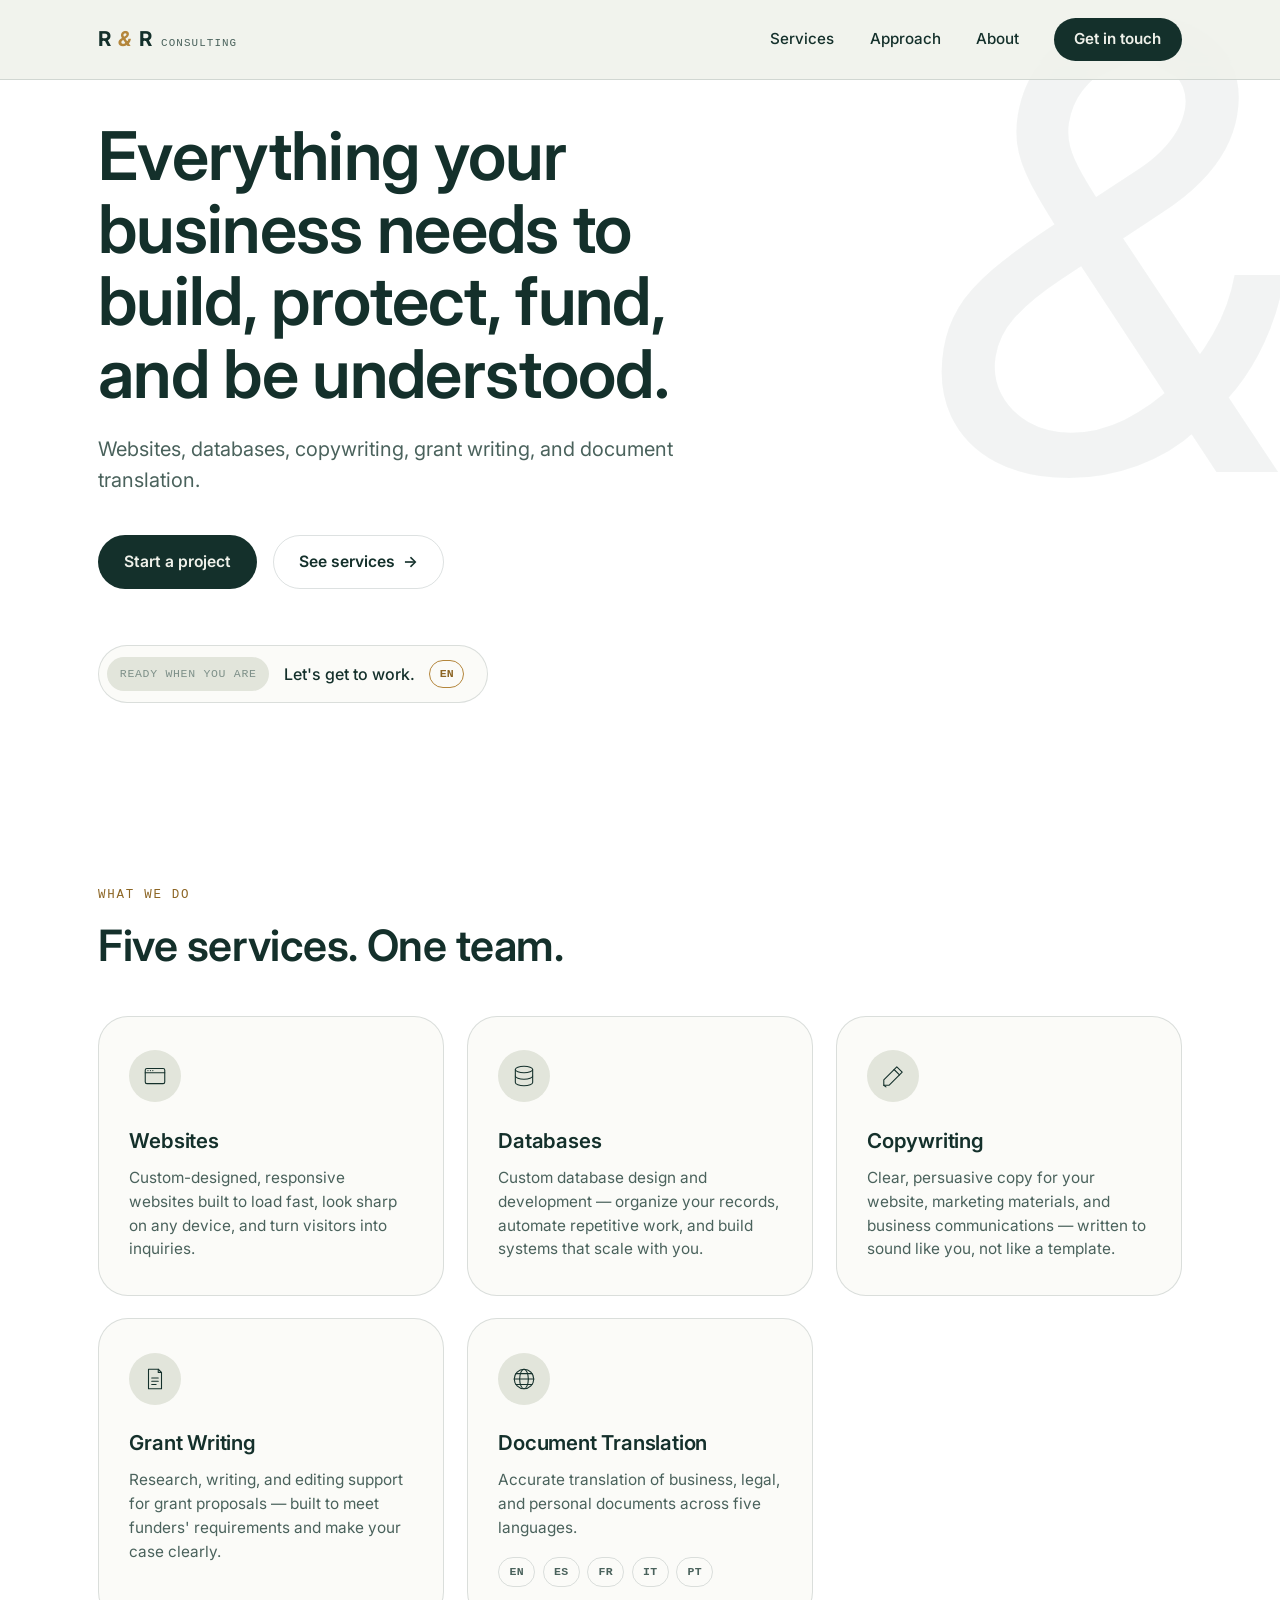
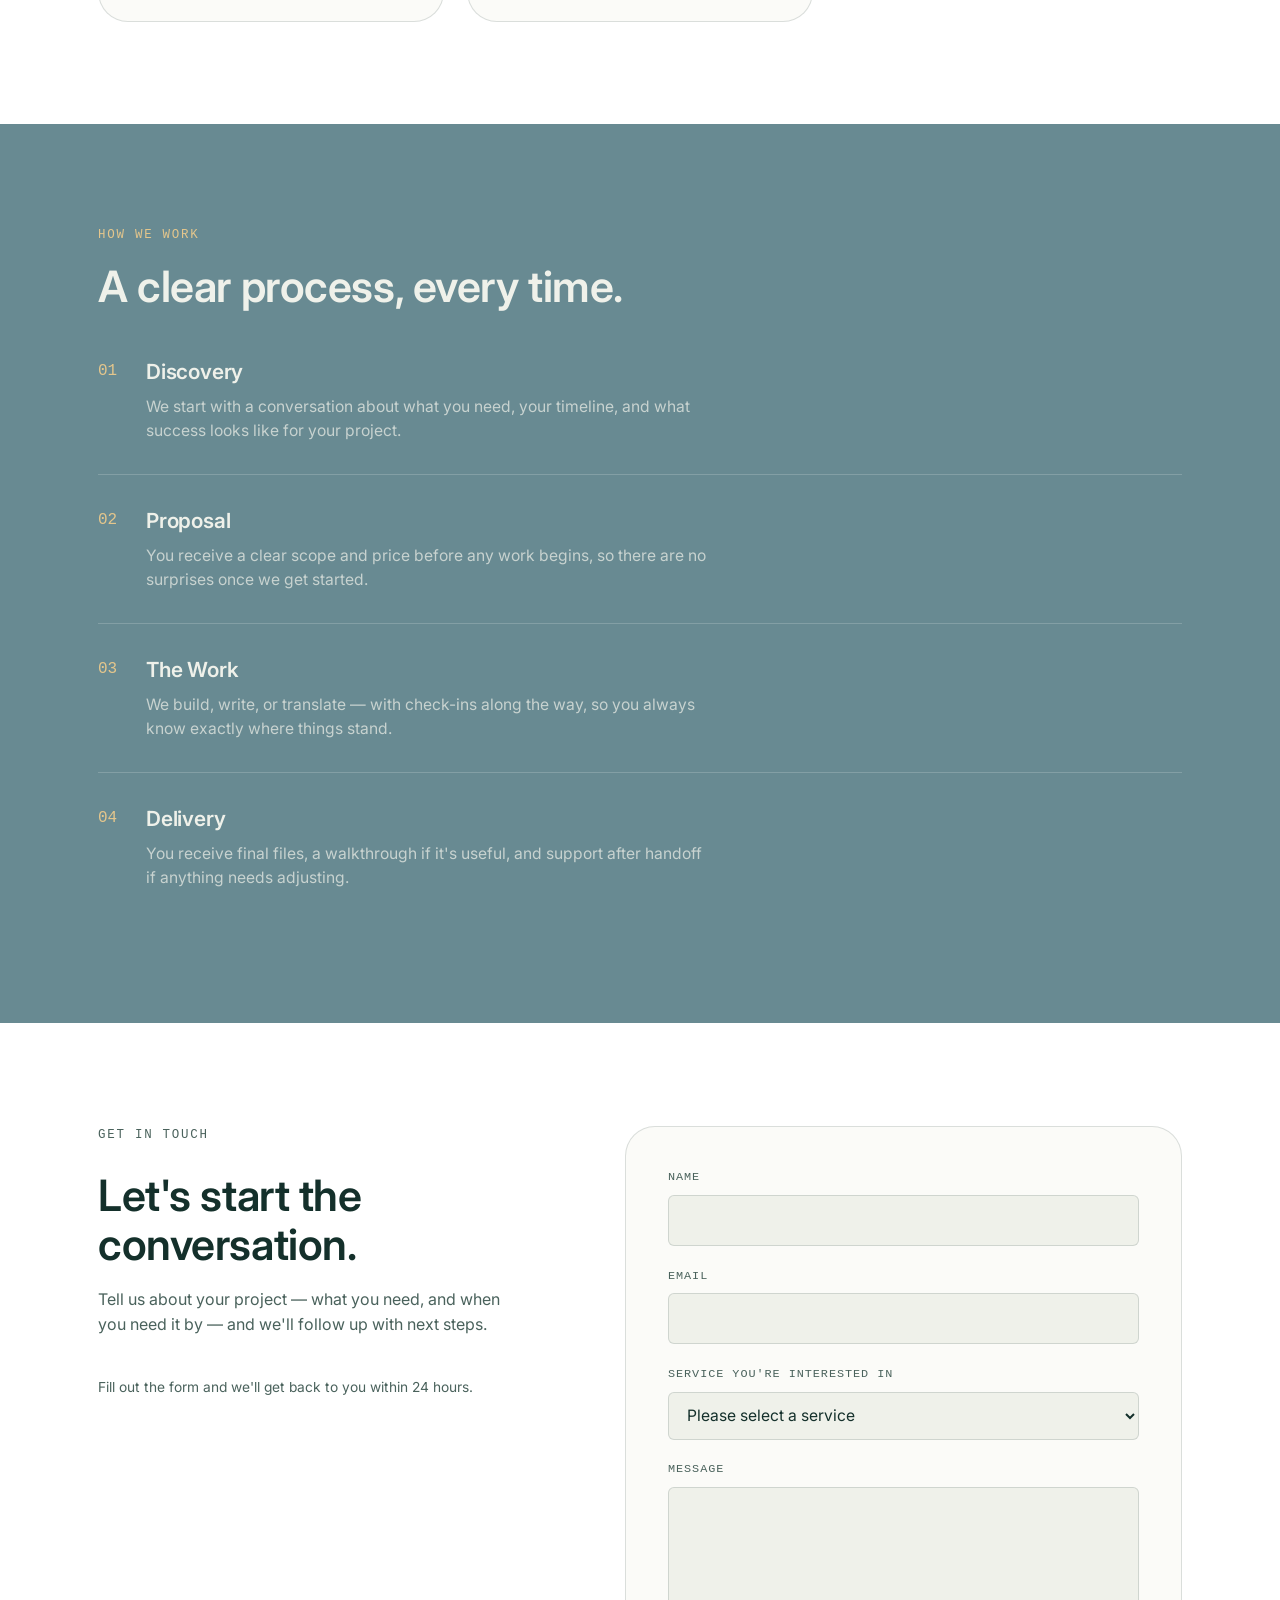
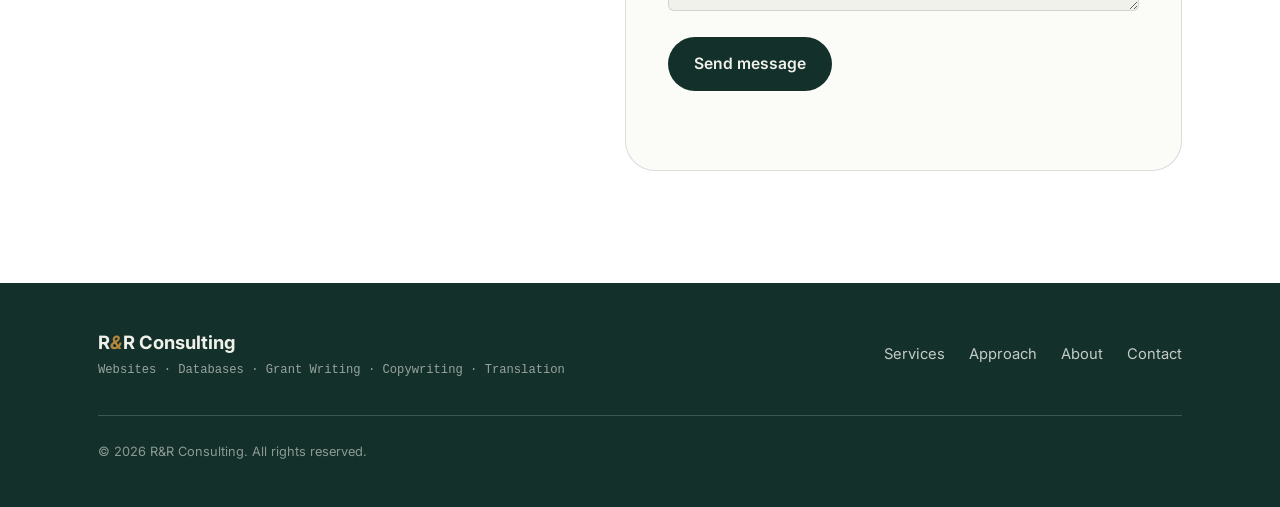
<file: index.html>
<!DOCTYPE html>
<html lang="en">
<head>
<meta charset="UTF-8">
<meta name="viewport" content="width=device-width, initial-scale=1.0">
<title>R&amp;R Consulting</title>
<meta name="description" content="R&amp;R Consulting builds websites and databases, writes copy and grant proposals, and translates documents across six languages — one team instead of five vendors.">

<link rel="preconnect" href="https://fonts.googleapis.com">
<link rel="preconnect" href="https://fonts.gstatic.com" crossorigin>
<link href="https://fonts.googleapis.com/css2?family=Inter:wght@400;500;600;700;800&family=Fraunces:ital,opsz,wght@0,9..144,300..900;1,9..144,400..600&display=swap" rel="stylesheet">
<link rel='stylesheet' href='style.css' />

</head>
<body>

<a href="#main" class="skip-link">Skip to content</a>

<header class="nav" id="siteNav">
  <div class="nav__inner">
    <a href="#top" class="nav__brand">R<span class="amp">&amp;</span>R <span class="nav__brand-sub">Consulting</span></a>
    <nav class="nav__links" id="navLinks">
      <a href="#services">Services</a>
      <a href="#approach">Approach</a>
      <a href="about_us.html">About</a>
      <a href="#contact" class="nav__cta">Get in touch</a>
    </nav>
    <button class="nav__toggle" id="navToggle" aria-label="Toggle menu" aria-expanded="false" aria-controls="navLinks">
      <span></span><span></span><span></span>
    </button>
  </div>
</header>

<main id="main">

  <!-- ============ HERO ============ -->
  <section class="hero" id="top">
    <div class="hero__watermark" aria-hidden="true">&amp;</div>
    <div class="hero__inner">
      <!--<p class="eyebrow">R&amp;R Consulting</p> -->
      <h1 class="hero__title">Everything your business needs to build, protect, fund, and be understood.</h1>
      <p class="hero__subhead">Websites, databases, copywriting, grant writing, and document translation.</p>
      <div class="hero__actions">
        <a href="#contact" class="btn btn--primary">Start a project</a>
        <a href="#services" class="btn btn--ghost">See services <span aria-hidden="true">→</span></a>
      </div>
      <div class="ticker" aria-live="polite">
        <span class="ticker__label">Ready when you are</span>
        <span class="ticker__phrase" id="tickerPhrase">Let's get to work.</span>
        <span class="ticker__lang" id="tickerLang">EN</span>
      </div>
    </div>
  </section>

  <!-- ============ SERVICES ============ -->
  <section class="services" id="services">
    <div class="section__inner">
      <p class="eyebrow">What we do</p>
      <h2 class="section__title">Five services. One team.</h2>

      <div class="services__grid">

        <article class="service-card reveal">
          <div class="service-card__icon">
            <svg viewBox="0 0 48 48" fill="none" stroke="currentColor" stroke-width="2" stroke-linecap="round" stroke-linejoin="round">
              <rect x="6" y="10" width="36" height="28" rx="3"/>
              <line x1="6" y1="18" x2="42" y2="18"/>
              <circle cx="11" cy="14" r="1.1" fill="currentColor" stroke="none"/>
              <circle cx="15.5" cy="14" r="1.1" fill="currentColor" stroke="none"/>
              <circle cx="20" cy="14" r="1.1" fill="currentColor" stroke="none"/>
            </svg>
          </div>
          <h3>Websites</h3>
          <p>Custom-designed, responsive websites built to load fast, look sharp on any device, and turn visitors into inquiries.</p>
        </article>

        <article class="service-card reveal">
          <div class="service-card__icon">
            <svg viewBox="0 0 48 48" fill="none" stroke="currentColor" stroke-width="2" stroke-linecap="round" stroke-linejoin="round">
              <ellipse cx="24" cy="12" rx="16" ry="6"/>
              <path d="M8 12 V24 C8 27.3 15.2 30 24 30 C32.8 30 40 27.3 40 24 V12"/>
              <path d="M8 24 V36 C8 39.3 15.2 42 24 42 C32.8 42 40 39.3 40 36 V24"/>
            </svg>
          </div>
          <h3>Databases</h3>
          <p>Custom database design and development — organize your records, automate repetitive work, and build systems that scale with you.</p>
        </article>

        <article class="service-card reveal">
          <div class="service-card__icon">
            <svg viewBox="0 0 48 48" fill="none" stroke="currentColor" stroke-width="2" stroke-linecap="round" stroke-linejoin="round">
              <path d="M31 7 L41 17 L17 41 L7 41 L7 31 Z"/>
              <path d="M26 12 L36 22"/>
              <path d="M7 41 L11 44"/>
            </svg>
          </div>
          <h3>Copywriting</h3>
          <p>Clear, persuasive copy for your website, marketing materials, and business communications — written to sound like you, not like a template.</p>
        </article>

        <article class="service-card reveal">
          <div class="service-card__icon">
            <svg viewBox="0 0 48 48" fill="none" stroke="currentColor" stroke-width="2" stroke-linecap="round" stroke-linejoin="round">
              <path d="M12 6 H30 L36 12 V42 H12 Z"/>
              <path d="M30 6 V12 H36"/>
              <line x1="18" y1="22" x2="30" y2="22"/>
              <line x1="18" y1="28" x2="30" y2="28"/>
              <line x1="18" y1="34" x2="26" y2="34"/>
            </svg>
          </div>
          <h3>Grant Writing</h3>
          <p>Research, writing, and editing support for grant proposals — built to meet funders' requirements and make your case clearly.</p>
        </article>

        <article class="service-card reveal">
          <div class="service-card__icon">
            <svg viewBox="0 0 48 48" fill="none" stroke="currentColor" stroke-width="2" stroke-linecap="round" stroke-linejoin="round">
              <circle cx="24" cy="24" r="18"/>
              <ellipse cx="24" cy="24" rx="8" ry="18"/>
              <line x1="6" y1="24" x2="42" y2="24"/>
              <path d="M9 14 H39"/>
              <path d="M9 34 H39"/>
            </svg>
          </div>
          <h3>Document Translation</h3>
          <p>Accurate translation of business, legal, and personal documents across five languages.</p>
          <div class="lang-chips">
            <span title="English">EN</span>
            <span title="Spanish">ES</span>
            <span title="French">FR</span>
            <span title="Italian">IT</span>
            <span title="Portuguese">PT</span>
            
          </div>
        </article>

      </div>
    </div>
  </section>

  <!-- ============ APPROACH ============ -->
  <section class="approach" id="approach">
    <div class="section__inner">
      <p class="eyebrow eyebrow--light">How we work</p>
      <h2 class="section__title section__title--light">A clear process, every time.</h2>

      <ol class="steps">
        <li class="step reveal">
          <span class="step__num">01</span>
          <div>
            <h3>Discovery</h3>
            <p>We start with a conversation about what you need, your timeline, and what success looks like for your project.</p>
          </div>
        </li>
        <li class="step reveal">
          <span class="step__num">02</span>
          <div>
            <h3>Proposal</h3>
            <p>You receive a clear scope and price before any work begins, so there are no surprises once we get started.</p>
          </div>
        </li>
        <li class="step reveal">
          <span class="step__num">03</span>
          <div>
            <h3>The Work</h3>
            <p>We build, write, or translate — with check-ins along the way, so you always know exactly where things stand.</p>
          </div>
        </li>
        <li class="step reveal">
          <span class="step__num">04</span>
          <div>
            <h3>Delivery</h3>
            <p>You receive final files, a walkthrough if it's useful, and support after handoff if anything needs adjusting.</p>
          </div>
        </li>
      </ol>
    </div>
  </section>

  <!-- ============ ABOUT ============
  <section class="about" id="about">
    <div class="section__inner about__grid">
      <div class="about__text reveal">
        <p class="eyebrow">Why R&amp;R</p>
        <h2 class="section__title">Most projects don't fit in one box.</h2>
        <p>A grant application needs a clean budget section and writing that makes a real case. A new website usually needs a database behind it. A document going to an international partner needs an accurate translation, not a rough guess.</p>
        <p>R&amp;R Consulting exists so you can bring the whole project to one place — instead of hiring a developer, a translator, and a grant writer separately and hoping they all understand what the others are doing.</p>
      </div>
      <ul class="about__values">
        <li class="reveal">
          <h3>One point of contact</h3>
          <p>You work directly with the person doing the work — not a rotating account team.</p>
        </li>
        <li class="reveal">
          <h3>Scoped before it starts</h3>
          <p>Every engagement begins with a proposal built around what you actually need.</p>
        </li>
        <li class="reveal">
          <h3>Five languages, one team</h3>
          <p>Translation is built into how R&amp;R works, not outsourced to a stranger.</p>
        </li>
      </ul>
    </div>
  </section>  -->

  <!-- ============ CONTACT ============ -->
  <section class="contact" id="contact">
  <div class="section__inner contact__grid">

    <div class="contact__info reveal">
      <p class="eyebrow">Get in touch</p>
      <h2 class="section__title">Let's start the conversation.</h2>
      <p>
        Tell us about your project — what you need, and when
        you need it by — and we'll follow up with next steps.
      </p>
      <p class="contact__note">
        Fill out the form and we'll get back to you within 24 hours.
      </p>
    </div>

    <form
      class="contact__form reveal"
      id="contactForm"
      action="https://formsubmit.co/c23m900@gmail.com"
      method="POST">

      <!-- FormSubmit settings -->
      <input type="hidden" name="_subject" value="New R&R Consulting Project Inquiry">
      <input type="hidden" name="_template" value="table">
      <input type="hidden" name="_next" value="https://rnrconsultinggroup.com/thank-you.html">

      <!-- Spam protection -->
      <input
        type="text"
        name="_honey"
        style="display:none"
        tabindex="-1"
        autocomplete="off">

      <div class="field">
        <label for="name">Name</label>
        <input
          type="text"
          id="name"
          name="name"
          required
          autocomplete="name">
      </div>

      <div class="field">
        <label for="email">Email</label>
        <input
          type="email"
          id="email"
          name="email"
          required
          autocomplete="email">
      </div>

      <div class="field">
        <label for="service">Service you're interested in</label>
        <select id="service" name="service" required>
          <option value="" selected disabled>Please select a service</option>
          <option>Website</option>
          <option>Database</option>
          <option>Grant Writing</option>
          <option>Copywriting</option>
          <option>Document Translation</option>
          <option>Something else</option>
        </select>
      </div>

      <div class="field">
        <label for="message">Message</label>
        <textarea
          id="message"
          name="message"
          rows="4"
          required></textarea>
      </div>

      <button
        type="submit"
        class="btn btn--primary"
        id="formSubmit">
        Send message
      </button>

      <p
        class="form__note"
        id="formNote"
        role="status">
      </p>

    </form>
  </div>
</section>

</main>

<footer class="site-footer">
  <div class="section__inner footer__inner">
    <div>
      <p class="footer__brand">R<span class="amp">&amp;</span>R Consulting</p>
      <p class="footer__tagline">Websites · Databases · Grant Writing · Copywriting · Translation</p>
    </div>
    <nav class="footer__links">
      <a href="#services">Services</a>
      <a href="#approach">Approach</a>
      <a href="#about">About</a>
      <a href="#contact">Contact</a>
    </nav>
    <p class="footer__copy">© <span id="year"></span> R&amp;R Consulting. All rights reserved.</p>
  </div>
</footer>


<script src='script.js'></script>
</body>
</html>
</file>
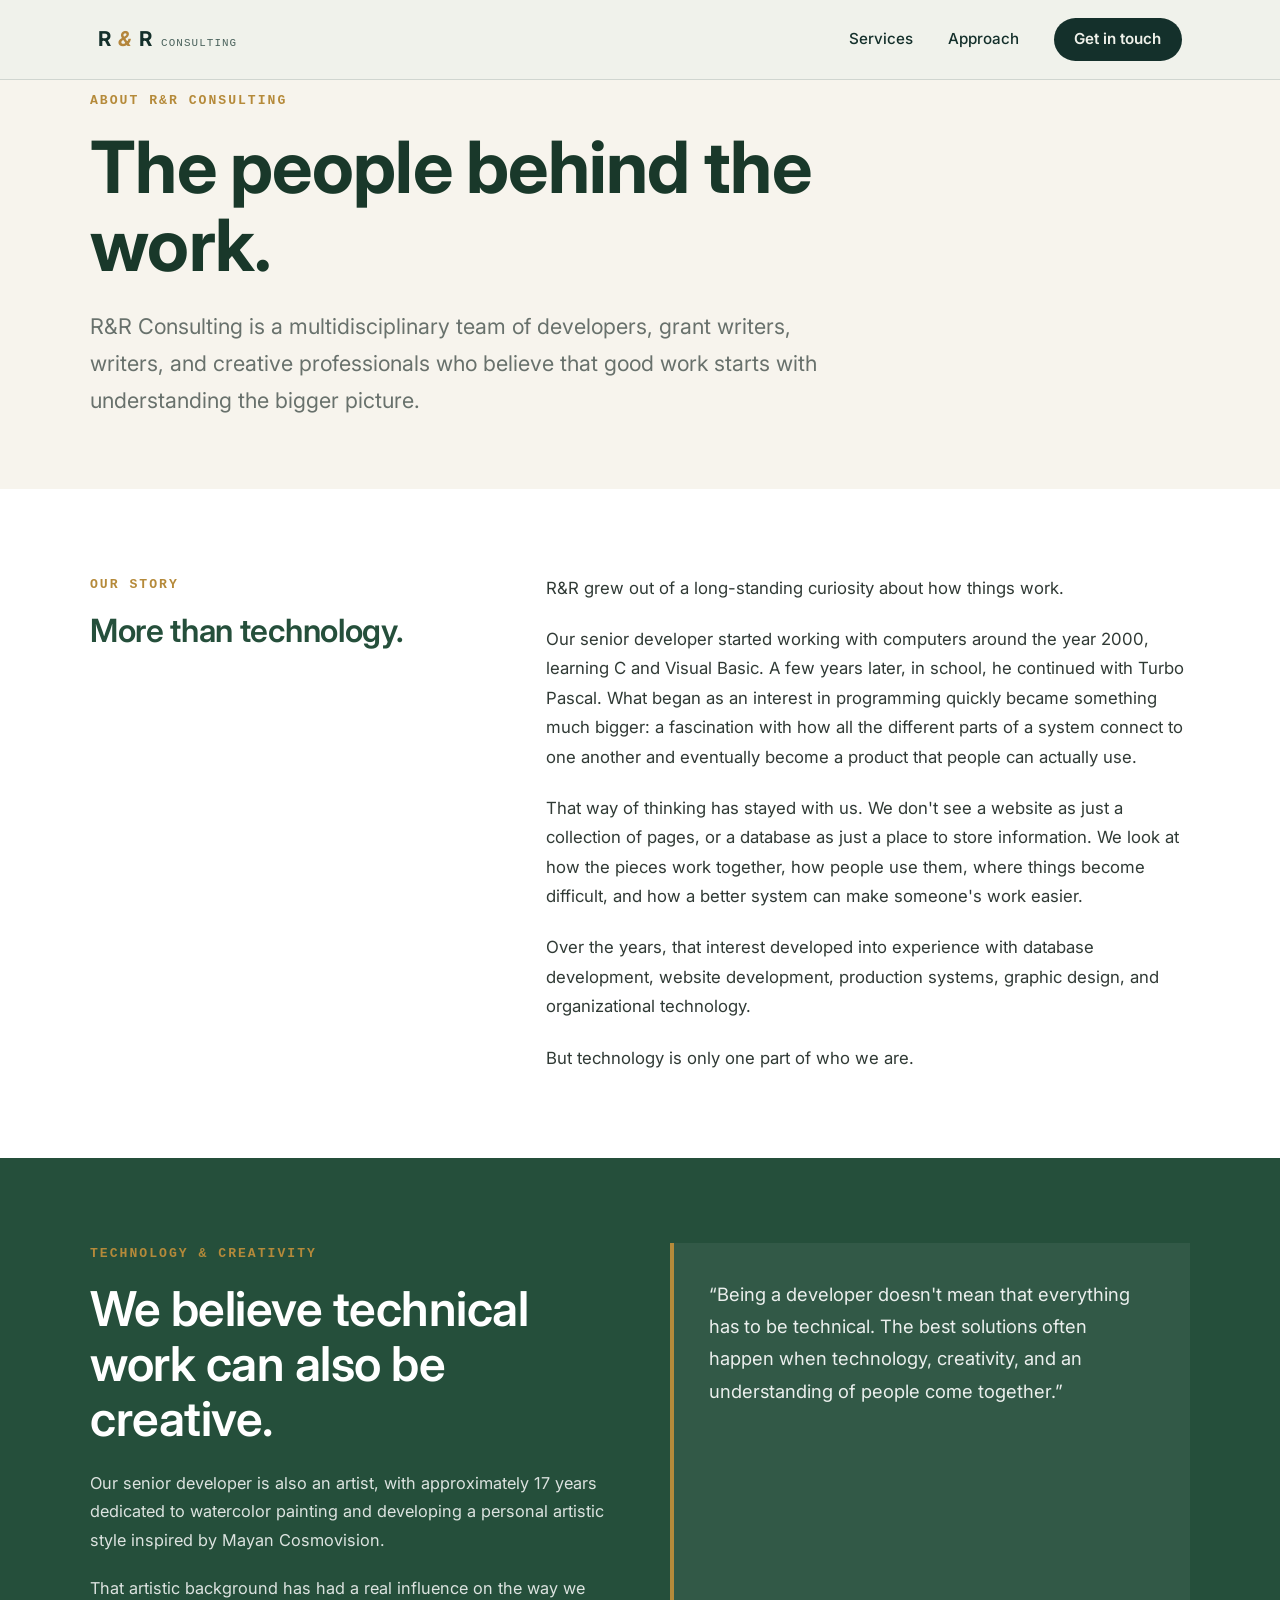
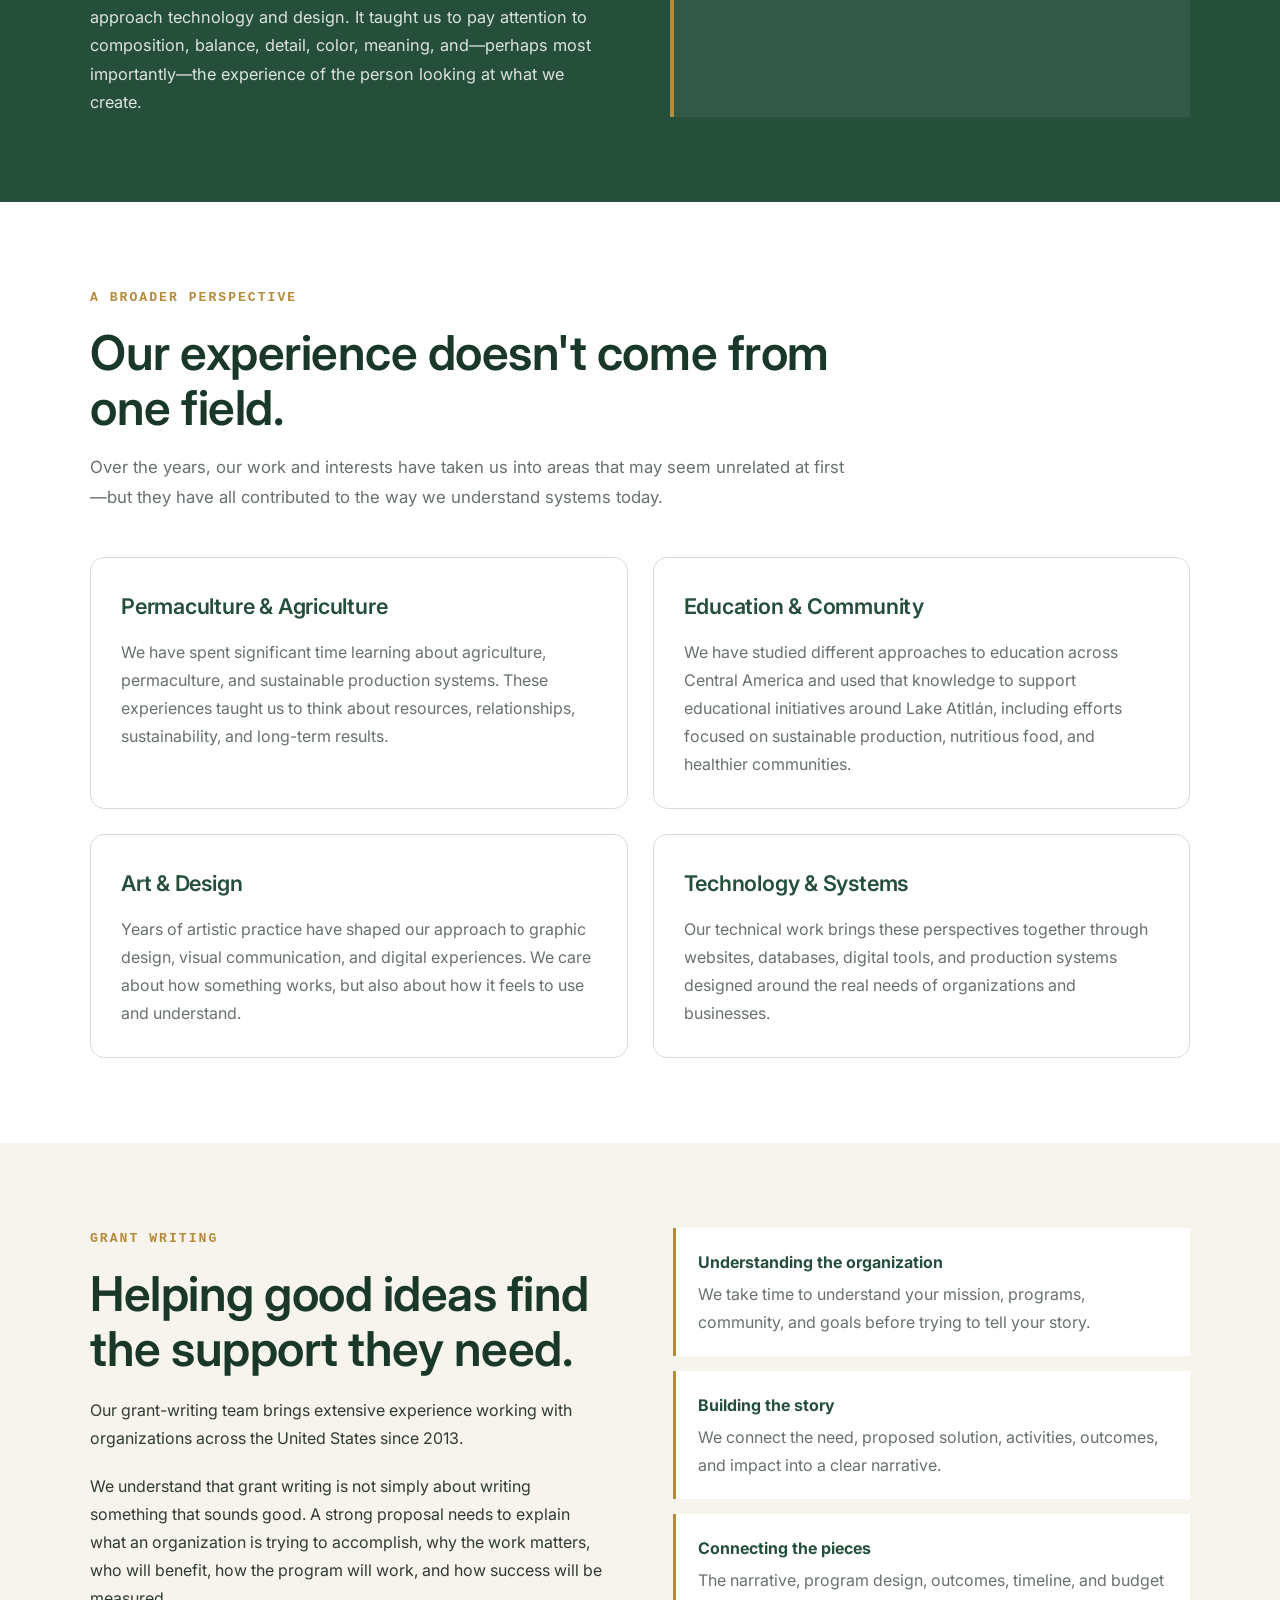
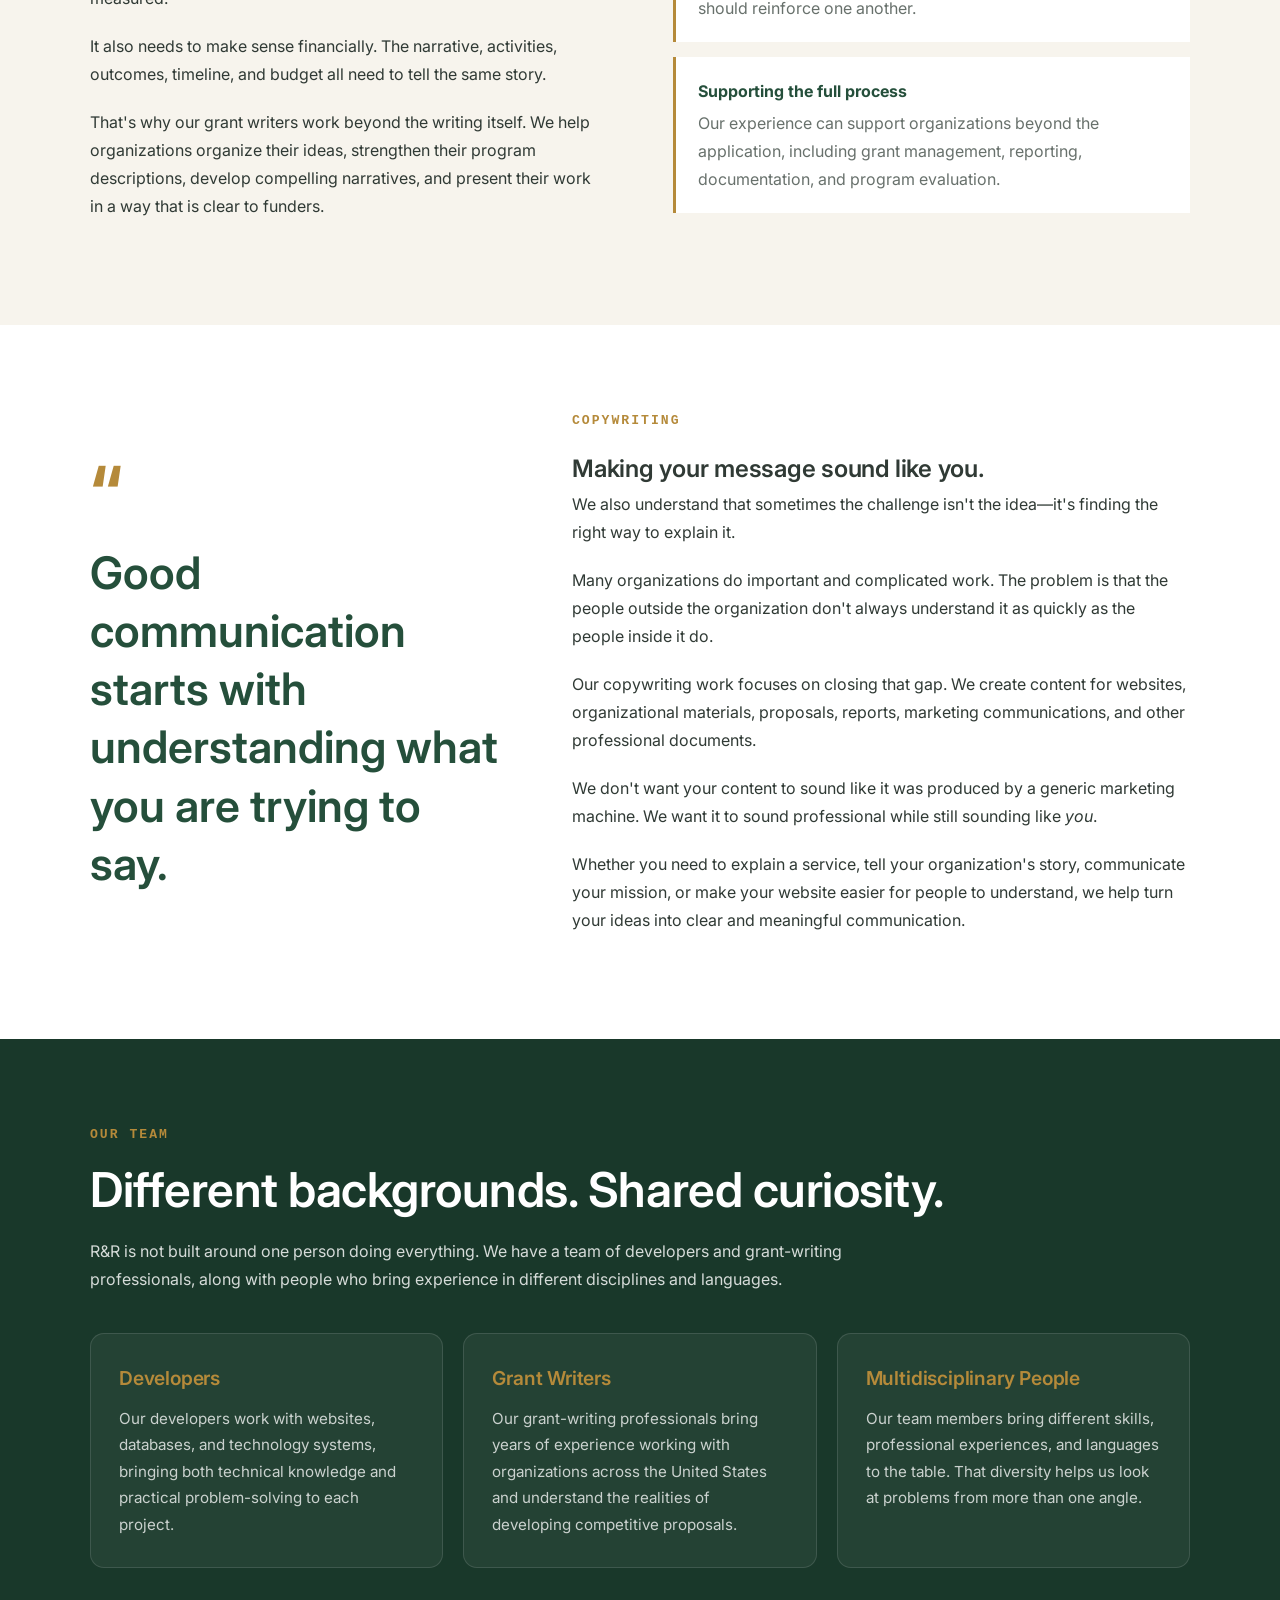
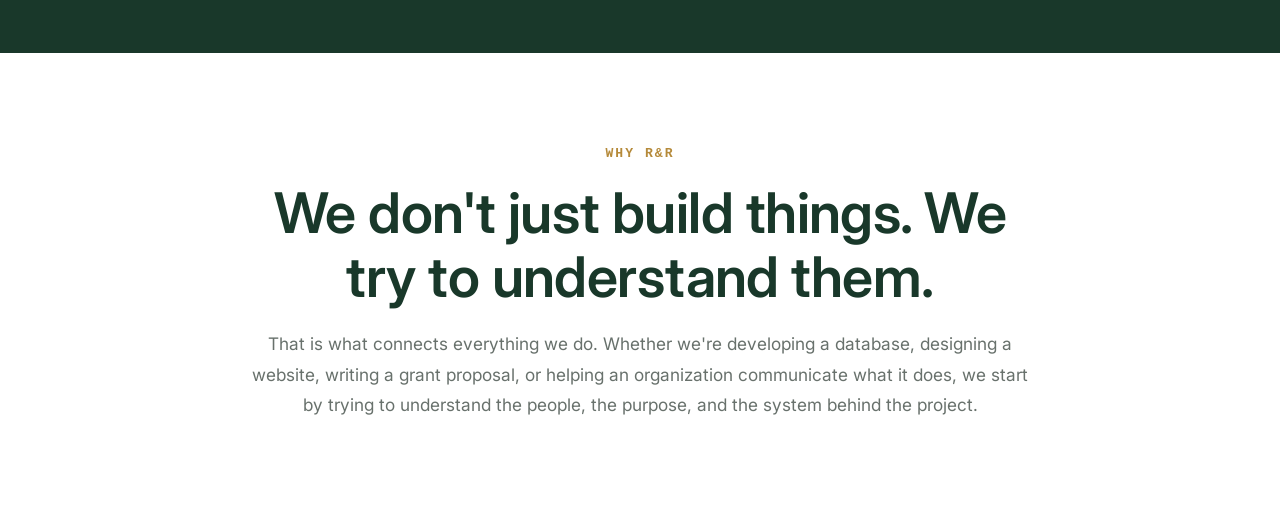
<file: about_us.html>
<!DOCTYPE html>
<html lang="en">
<head>
  <meta charset="UTF-8">
  <meta name="viewport" content="width=device-width, initial-scale=1.0">

  <title>About Us | R&R Consulting</title>
<link rel="preconnect" href="https://fonts.googleapis.com">
<link rel="preconnect" href="https://fonts.gstatic.com" crossorigin>
<link href="https://fonts.googleapis.com/css2?family=Inter:wght@400;500;600;700;800&family=Fraunces:ital,opsz,wght@0,9..144,300..900;1,9..144,400..600&display=swap" rel="stylesheet">

  <meta
    name="description"
    content="Learn about the people, experience, and ideas behind R&R Consulting.">

    <header class="nav" id="siteNav">
  <div class="nav__inner">
    <a href="index.html#top" class="nav__brand">R<span class="amp">&amp;</span>R <span class="nav__brand-sub">Consulting</span></a>
    <nav class="nav__links" id="navLinks">
      <a href="index.html#services">Services</a>
      <a href="index.html#approach">Approach</a>
      <a href="index.html#contact" class="nav__cta">Get in touch</a>
    </nav>
    <button class="nav__toggle" id="navToggle" aria-label="Toggle menu" aria-expanded="false" aria-controls="navLinks">
      <span></span><span></span><span></span>
    </button>
  </div>
</header>

  <style>
    /* =========================================================
       R&R CONSULTING — ABOUT US
       Styles are scoped to .rr-about so they don't interfere
       with the rest of your website.
    ========================================================= */

    .rr-about {
      --rr-green: #254f3b;
      --rr-green-dark: #19382a;
      --rr-gold: #b58a3a;
      --rr-cream: #f7f4ed;
      --rr-text: #303a35;
      --rr-muted: #68716c;
      --rr-border: #dedbd2;

      color: var(--rr-text);
      font-family: inherit;
      line-height: 1.75;
      background: #fff;
    }

    .rr-about * {
      box-sizing: border-box;
    }

    .rr-about .about-container {
      width: min(1100px, 90%);
      margin: 0 auto;
    }




:root{
--paper:#EFF1EA;
    --paper-dim:#E2E5DB;
    --white:#FBFBF8;
    --ink:#14302B;
    --ink2:#688a92;
    --ink-soft:#4A625C;
    --ink-faint:#7E9089;
    --brass:#B4863C;
    --brass-deep:#8C6524;
    --brass-light:#E4C68C;
    --border:rgba(20,48,43,0.14);
    --border-light:rgba(251,251,248,0.18);
    --shadow:0 24px 48px -28px rgba(20,48,43,0.35);
    --radius-sm:6px;
    --radius-md:16px;
    --radius-lg:30px;
   --font-display:'Inter', -apple-system, BlinkMacSystemFont, 'Segoe UI', sans-serif;
--font-body:'Inter', -apple-system, BlinkMacSystemFont, sans-serif;
--font-mono: ui-monospace, 'SF Mono', 'Cascadia Mono', 'Segoe UI Mono', monospace;
    --ease:cubic-bezier(.22,.61,.36,1);
    --container:1180px;
  }


 /* ============================================================
     NAV
     ============================================================ */
  .nav{
    position:fixed;
    top:0;
    left: 0;
    right: 0;
    width: 100%;
    z-index:100;
    background:rgba(239,241,234,0.86);
    backdrop-filter:blur(10px);
    border-bottom:1px solid var(--border);
  }
  .nav__inner{
    max-width:var(--container);
    margin:0 auto;
    padding:1.1rem clamp(1.25rem, 4vw, 3rem);
    display:flex;
    align-items:center;
    justify-content:space-between;
  }
  .nav__brand{
    font-family:var(--font-display);
    font-size:1.28rem;
    font-weight:700;
    display:flex;
    align-items:baseline;
    gap:.35em;
    white-space:nowrap;
  }
  .nav__brand-sub{
    font-family:var(--font-mono);
    font-size:.68rem;
    font-weight:500;
    letter-spacing:.1em;
    text-transform:uppercase;
    color:var(--ink-soft);
    margin-left:.15em;
  }
  .nav__links{
    display:flex;
    align-items:center;
    gap:2.2rem;
    font-size:.95rem;
    font-weight:500;
  }
  .nav__links a:not(.nav__cta){
    position:relative;
    padding:.2rem 0;
  }
  .nav__links a:not(.nav__cta)::after{
    content:"";
    position:absolute;
    left:0;bottom:-2px;
    width:0;height:1.5px;
    background:var(--brass);
    transition:width .3s var(--ease);
  }
  .nav__links a:not(.nav__cta):hover::after{width:100%;}
  .nav__cta{
    background:var(--ink);
    color:var(--paper);
    padding:.65em 1.35em;
    border-radius:100px;
    font-weight:600;
    transition:background .3s var(--ease), transform .3s var(--ease);
  }
  .nav__cta:hover{background:var(--brass-deep);transform:translateY(-1px);}

  .nav__toggle{
    display:none;
    flex-direction:column;
    justify-content:center;
    gap:5px;
    width:34px;height:34px;
    background:none;border:none;cursor:pointer;
  }
  .nav__toggle span{
    display:block;height:2px;width:100%;
    background:var(--ink);
    transition:transform .3s var(--ease), opacity .3s var(--ease);
  }
  .nav.is-open .nav__toggle span:nth-child(1){transform:translateY(7px) rotate(45deg);}
  .nav.is-open .nav__toggle span:nth-child(2){opacity:0;}
  .nav.is-open .nav__toggle span:nth-child(3){transform:translateY(-7px) rotate(-45deg);}

 /* ============================================================
     BUTTONS
     ============================================================ */
  .btn{
    display:inline-flex;
    align-items:center;
    gap:.5em;
    font-family:var(--font-body);
    font-weight:600;
    font-size:.98rem;
    padding:.9em 1.6em;
    border-radius:100px;
    border:1.5px solid transparent;
    cursor:pointer;
    transition:transform .35s var(--ease), background .35s var(--ease), color .35s var(--ease), border-color .35s var(--ease);
  }
  .btn--primary{
    background:var(--ink);
    color:var(--paper);
  }
  .btn--primary:hover{
    background:var(--brass-deep);
    color:var(--white);
    transform:translateY(-2px);
  }
  .btn--ghost{
    background:transparent;
    color:var(--ink);
    border-color:var(--border);
  }
  .btn--ghost:hover{
    border-color:var(--ink);
    transform:translateY(-2px);
  }
  .btn--ghost span{transition:transform .35s var(--ease);display:inline-block;}
  .btn--ghost:hover span{transform:translateX(4px);}

/* ============================================================
     RESPONSIVE
     ============================================================ */
  @media (max-width:900px){
    .nav__links{
      position:fixed;
      inset:0 0 auto auto;
      top:0;
      right:0;
      height:100vh;
      width:min(78vw,320px);
      background:var(--paper);
      flex-direction:column;
      align-items:flex-start;
      justify-content:center;
      gap:2rem;
      padding:2rem;
      transform:translateX(100%);
      transition:transform .4s var(--ease);
      box-shadow:-20px 0 40px rgba(20,48,43,0.15);
    }
    .nav.is-open .nav__links{transform:translateX(0);}
    .nav__toggle{display:flex;}
    .nav__cta{width:100%;justify-content:center;}

    .about__grid,.contact__grid{grid-template-columns:1fr;}
    .step{grid-template-columns:min-content 1fr;}
  }

  @media (max-width:620px){
    .services__grid{grid-template-columns:1fr;}
    .hero__watermark{font-size:min(70vw,420px);top:-4%;}
  }

  @media (prefers-reduced-motion: reduce){
    html{scroll-behavior:auto;}
    *{animation-duration:.001ms !important;transition-duration:.001ms !important;}
  }

 /* ============================================================
     REVEAL ANIMATION
     ============================================================ */
  .reveal{opacity:1;transform:none;}
  .reveal.reveal-init{opacity:0;transform:translateY(26px);}
  .reveal.reveal-init.is-visible{
    opacity:1;transform:none;
    transition:opacity .7s var(--ease), transform .7s var(--ease);
  }

/* ============================================================
     RESET & BASE
     ============================================================ */
  *,*::before,*::after{box-sizing:border-box;margin:0;padding:0;}
  html{scroll-behavior:smooth;overflow-x:hidden;}
  body{
    font-family:var(--font-body);
    color:var(--ink);
    background:var(--);
    line-height:1.55;
    -webkit-font-smoothing:antialiased;
    overflow-x:hidden;
  }
  img,svg{display:block;max-width:100%;}
  a{color:inherit;text-decoration:none;}
  ul,ol{list-style:none;}
  button,input,select,textarea{font:inherit;color:inherit;}
  h1,h2,h3{font-family:var(--font-display);font-weight:600;letter-spacing:-0.01em;}

  .skip-link{
    position:absolute;left:-999px;top:auto;
    background:var(--ink);color:var(--paper);padding:.8em 1.2em;z-index:200;border-radius:var(--radius-sm);
  }
  .skip-link:focus{left:1rem;top:1rem;}

  :focus-visible{outline:2.5px solid var(--brass);outline-offset:3px;}

  .section__inner{
    max-width:var(--container);
    margin:0 auto;
    padding:0 clamp(1.25rem, 4vw, 3rem);
  }

  .eyebrow{
    font-family:var(--font-mono);
    font-size:.78rem;
    letter-spacing:.14em;
    text-transform:uppercase;
    color:var(--brass-deep);
    margin-bottom:1rem;
    font-weight:500;
  }
  .eyebrow--light{color:var(--brass-light);}

  .section__title{
    font-size:clamp(1.9rem, 3.4vw, 2.7rem);
    line-height:1.15;
    margin-bottom:1.1rem;
    max-width:22ch;
  }
  .section__title--light{color:var(--paper);}

  .amp{color:var(--brass);font-style:italic;}








    /* ---------------------------------------------------------
       INTRO
    --------------------------------------------------------- */

    .rr-about .about-intro {
      padding: 90px 0 70px;
      background: var(--rr-cream);
    }

    .rr-about .about-intro-inner {
      max-width: 850px;
    }

    .rr-about .eyebrow {
      display: block;
      margin-bottom: 15px;
      color: var(--rr-gold);
      font-size: 0.82rem;
      font-weight: 700;
      letter-spacing: 2px;
      text-transform: uppercase;
    }

    .rr-about h1 {
      margin: 0 0 25px;
      color: var(--rr-green-dark);
      font-size: clamp(2.5rem, 6vw, 4.5rem);
      line-height: 1.08;
      font-weight: 700;
    }

    .rr-about .intro-lead {
      max-width: 780px;
      margin: 0;
      color: var(--rr-muted);
      font-size: clamp(1.1rem, 2vw, 1.35rem);
      line-height: 1.7;
    }

    /* ---------------------------------------------------------
       MAIN STORY
    --------------------------------------------------------- */

    .rr-about .about-story {
      padding: 85px 0;
    }

    .rr-about .story-grid {
      display: grid;
      grid-template-columns: 0.75fr 1.25fr;
      gap: 70px;
      align-items: start;
    }

    .rr-about .story-label {
      position: sticky;
      top: 30px;
    }

    .rr-about .story-label h2 {
      margin: 0;
      color: var(--rr-green);
      font-size: 2rem;
      line-height: 1.2;
    }

    .rr-about .story-content p {
      margin: 0 0 22px;
      font-size: 1.05rem;
      color: var(--rr-text);
    }

    .rr-about .story-content p:last-child {
      margin-bottom: 0;
    }

    /* ---------------------------------------------------------
       PERSONAL JOURNEY
    --------------------------------------------------------- */

    .rr-about .journey {
      padding: 85px 0;
      background: var(--rr-green);
      color: white;
    }

    .rr-about .journey-grid {
      display: grid;
      grid-template-columns: 1fr 1fr;
      gap: 60px;
    }

    .rr-about .journey h2 {
      margin: 0 0 22px;
      color: white;
      font-size: clamp(2rem, 4vw, 3rem);
      line-height: 1.15;
    }

    .rr-about .journey p {
      margin: 0 0 20px;
      color: rgba(255,255,255,0.84);
      font-size: 1.02rem;
    }

    .rr-about .journey p:last-child {
      margin-bottom: 0;
    }

    .rr-about .journey-highlight {
      padding: 35px;
      border-left: 4px solid var(--rr-gold);
      background: rgba(255,255,255,0.06);
    }

    .rr-about .journey-highlight p {
      margin: 0;
      color: rgba(255,255,255,0.9);
      font-size: 1.15rem;
    }

    /* ---------------------------------------------------------
       DISCIPLINES
    --------------------------------------------------------- */

    .rr-about .disciplines {
      padding: 85px 0;
    }

    .rr-about .section-heading {
      max-width: 760px;
      margin-bottom: 45px;
    }

    .rr-about .section-heading h2 {
      margin: 0 0 18px;
      color: var(--rr-green-dark);
      font-size: clamp(2rem, 4vw, 3rem);
      line-height: 1.15;
    }

    .rr-about .section-heading p {
      margin: 0;
      color: var(--rr-muted);
      font-size: 1.05rem;
    }

    .rr-about .discipline-grid {
      display: grid;
      grid-template-columns: repeat(2, 1fr);
      gap: 25px;
    }

    .rr-about .discipline {
      padding: 30px;
      border: 1px solid var(--rr-border);
      border-radius: 14px;
      background: white;
    }

    .rr-about .discipline h3 {
      margin: 0 0 12px;
      color: var(--rr-green);
      font-size: 1.35rem;
    }

    .rr-about .discipline p {
      margin: 0;
      color: var(--rr-muted);
    }

    /* ---------------------------------------------------------
       GRANT WRITING
    --------------------------------------------------------- */

    .rr-about .grants {
      padding: 85px 0;
      background: var(--rr-cream);
    }

    .rr-about .grants-grid {
      display: grid;
      grid-template-columns: 1fr 1fr;
      gap: 65px;
      align-items: start;
    }

    .rr-about .grants h2 {
      margin: 0 0 20px;
      color: var(--rr-green-dark);
      font-size: clamp(2rem, 4vw, 3rem);
      line-height: 1.15;
    }

    .rr-about .grants p {
      margin: 0 0 20px;
      color: var(--rr-text);
    }

    .rr-about .grant-points {
      display: grid;
      gap: 15px;
    }

    .rr-about .grant-point {
      padding: 20px 22px;
      border-left: 3px solid var(--rr-gold);
      background: white;
    }

    .rr-about .grant-point strong {
      display: block;
      margin-bottom: 4px;
      color: var(--rr-green);
    }

    .rr-about .grant-point span {
      color: var(--rr-muted);
    }

    /* ---------------------------------------------------------
       COPYWRITING
    --------------------------------------------------------- */

    .rr-about .copywriting {
      padding: 85px 0;
    }

    .rr-about .copywriting-grid {
      display: grid;
      grid-template-columns: 0.8fr 1.2fr;
      gap: 70px;
      align-items: center;
    }

    .rr-about .copy-quote {
      color: var(--rr-green);
      font-size: clamp(1.8rem, 4vw, 2.8rem);
      font-weight: 600;
      line-height: 1.3;
    }

    .rr-about .copy-quote::before {
      content: "“";
      display: block;
      color: var(--rr-gold);
      font-size: 5rem;
      line-height: 0.6;
      margin-bottom: 25px;
    }

    .rr-about .copywriting-content p {
      margin: 0 0 20px;
      color: var(--rr-text);
    }

    /* ---------------------------------------------------------
       TEAM
    --------------------------------------------------------- */

    .rr-about .team {
      padding: 85px 0;
      background: var(--rr-green-dark);
      color: white;
    }

    .rr-about .team h2 {
      margin: 0 0 20px;
      color: white;
      font-size: clamp(2rem, 4vw, 3rem);
      line-height: 1.15;
    }

    .rr-about .team-intro {
      max-width: 800px;
      margin-bottom: 40px;
      color: rgba(255,255,255,0.82);
    }

    .rr-about .team-grid {
      display: grid;
      grid-template-columns: repeat(3, 1fr);
      gap: 20px;
    }

    .rr-about .team-card {
      padding: 28px;
      border: 1px solid rgba(255,255,255,0.12);
      border-radius: 14px;
      background: rgba(255,255,255,0.05);
    }

    .rr-about .team-card h3 {
      margin: 0 0 10px;
      color: var(--rr-gold);
      font-size: 1.2rem;
    }

    .rr-about .team-card p {
      margin: 0;
      color: rgba(255,255,255,0.76);
      font-size: 0.95rem;
    }

    /* ---------------------------------------------------------
       CLOSING
    --------------------------------------------------------- */

    .rr-about .about-closing {
      padding: 90px 0;
      text-align: center;
    }

    .rr-about .about-closing-inner {
      max-width: 800px;
      margin: 0 auto;
    }

    .rr-about .about-closing h2 {
      margin: 0 0 20px;
      color: var(--rr-green-dark);
      font-size: clamp(2.2rem, 5vw, 3.5rem);
      line-height: 1.15;
    }

    .rr-about .about-closing p {
      margin: 0;
      color: var(--rr-muted);
      font-size: 1.08rem;
    }

    /* ---------------------------------------------------------
       ANIMATION
    --------------------------------------------------------- */

    .rr-about .rr-reveal {
      opacity: 0;
      transform: translateY(20px);
      transition:
        opacity 0.7s ease,
        transform 0.7s ease;
    }

    .rr-about .rr-reveal.rr-visible {
      opacity: 1;
      transform: translateY(0);
    }

    /* ---------------------------------------------------------
       MOBILE
    --------------------------------------------------------- */

    @media (max-width: 800px) {

      .rr-about .about-intro,
      .rr-about .about-story,
      .rr-about .journey,
      .rr-about .disciplines,
      .rr-about .grants,
      .rr-about .copywriting,
      .rr-about .team,
      .rr-about .about-closing {
        padding: 65px 0;
      }

      .rr-about .story-grid,
      .rr-about .journey-grid,
      .rr-about .grants-grid,
      .rr-about .copywriting-grid {
        grid-template-columns: 1fr;
        gap: 40px;
      }

      .rr-about .story-label {
        position: static;
      }

      .rr-about .discipline-grid {
        grid-template-columns: 1fr;
      }

      .rr-about .team-grid {
        grid-template-columns: 1fr;
      }
    }

    @media (prefers-reduced-motion: reduce) {

      .rr-about .rr-reveal {
        opacity: 1;
        transform: none;
        transition: none;
      }
    }
  </style>
</head>

<body>

  <!-- =========================================================
       ABOUT US
  ========================================================== -->

  <main class="rr-about">

    <!-- INTRO -->

    <section class="about-intro">
      <div class="about-container">

        <div class="about-intro-inner rr-reveal">

          <span class="eyebrow">
            About R&R Consulting
          </span>

          <h1>
            The people behind the work.
          </h1>

          <p class="intro-lead">
            R&R Consulting is a multidisciplinary team of developers,
            grant writers, writers, and creative professionals who
            believe that good work starts with understanding the bigger
            picture.
          </p>

        </div>

      </div>
    </section>


    <!-- OUR STORY -->

    <section class="about-story">

      <div class="about-container">

        <div class="story-grid">

          <div class="story-label rr-reveal">

            <span class="eyebrow">
              Our Story
            </span>

            <h2>
              More than technology.
            </h2>

          </div>


          <div class="story-content rr-reveal">

            <p>
              R&R grew out of a long-standing curiosity about how
              things work.
            </p>

            <p>
              Our senior developer started working with computers around
              the year 2000, learning C and Visual Basic. A few years
              later, in school, he continued with Turbo Pascal. What
              began as an interest in programming quickly became
              something much bigger: a fascination with how all the
              different parts of a system connect to one another and
              eventually become a product that people can actually use.
            </p>

            <p>
              That way of thinking has stayed with us. We don't see a
              website as just a collection of pages, or a database as
              just a place to store information. We look at how the
              pieces work together, how people use them, where things
              become difficult, and how a better system can make
              someone's work easier.
            </p>

            <p>
              Over the years, that interest developed into experience
              with database development, website development, production
              systems, graphic design, and organizational technology.
            </p>

            <p>
              But technology is only one part of who we are.
            </p>

          </div>

        </div>

      </div>

    </section>


    <!-- PERSONAL JOURNEY -->

    <section class="journey">

      <div class="about-container">

        <div class="journey-grid">

          <div class="rr-reveal">

            <span class="eyebrow">
              Technology & Creativity
            </span>

            <h2>
              We believe technical work can also be creative.
            </h2>

            <p>
              Our senior developer is also an artist, with approximately
              17 years dedicated to watercolor painting and developing
              a personal artistic style inspired by Mayan Cosmovision.
            </p>

            <p>
              That artistic background has had a real influence on the
              way we approach technology and design. It taught us to
              pay attention to composition, balance, detail, color,
              meaning, and—perhaps most importantly—the experience of
              the person looking at what we create.
            </p>

          </div>


          <div class="journey-highlight rr-reveal">

            <p>
              “Being a developer doesn't mean that everything has to
              be technical. The best solutions often happen when
              technology, creativity, and an understanding of people
              come together.”
            </p>

          </div>

        </div>

      </div>

    </section>


    <!-- DIFFERENT DISCIPLINES -->

    <section class="disciplines">

      <div class="about-container">

        <div class="section-heading rr-reveal">

          <span class="eyebrow">
            A Broader Perspective
          </span>

          <h2>
            Our experience doesn't come from one field.
          </h2>

          <p>
            Over the years, our work and interests have taken us into
            areas that may seem unrelated at first—but they have all
            contributed to the way we understand systems today.
          </p>

        </div>


        <div class="discipline-grid">

          <article class="discipline rr-reveal">

            <h3>Permaculture & Agriculture</h3>

            <p>
              We have spent significant time learning about
              agriculture, permaculture, and sustainable production
              systems. These experiences taught us to think about
              resources, relationships, sustainability, and long-term
              results.
            </p>

          </article>


          <article class="discipline rr-reveal">

            <h3>Education & Community</h3>

            <p>
              We have studied different approaches to education across
              Central America and used that knowledge to support
              educational initiatives around Lake Atitlán, including
              efforts focused on sustainable production, nutritious
              food, and healthier communities.
            </p>

          </article>


          <article class="discipline rr-reveal">

            <h3>Art & Design</h3>

            <p>
              Years of artistic practice have shaped our approach to
              graphic design, visual communication, and digital
              experiences. We care about how something works, but also
              about how it feels to use and understand.
            </p>

          </article>


          <article class="discipline rr-reveal">

            <h3>Technology & Systems</h3>

            <p>
              Our technical work brings these perspectives together
              through websites, databases, digital tools, and
              production systems designed around the real needs of
              organizations and businesses.
            </p>

          </article>

        </div>

      </div>

    </section>


    <!-- GRANT WRITING -->

    <section class="grants">

      <div class="about-container">

        <div class="grants-grid">

          <div class="rr-reveal">

            <span class="eyebrow">
              Grant Writing
            </span>

            <h2>
              Helping good ideas find the support they need.
            </h2>

            <p>
              Our grant-writing team brings extensive experience
              working with organizations across the United States
              since 2013.
            </p>

            <p>
              We understand that grant writing is not simply about
              writing something that sounds good. A strong proposal
              needs to explain what an organization is trying to
              accomplish, why the work matters, who will benefit, how
              the program will work, and how success will be measured.
            </p>

            <p>
              It also needs to make sense financially. The narrative,
              activities, outcomes, timeline, and budget all need to
              tell the same story.
            </p>

            <p>
              That's why our grant writers work beyond the writing
              itself. We help organizations organize their ideas,
              strengthen their program descriptions, develop
              compelling narratives, and present their work in a way
              that is clear to funders.
            </p>

          </div>


          <div class="grant-points rr-reveal">

            <div class="grant-point">

              <strong>
                Understanding the organization
              </strong>

              <span>
                We take time to understand your mission, programs,
                community, and goals before trying to tell your story.
              </span>

            </div>


            <div class="grant-point">

              <strong>
                Building the story
              </strong>

              <span>
                We connect the need, proposed solution, activities,
                outcomes, and impact into a clear narrative.
              </span>

            </div>


            <div class="grant-point">

              <strong>
                Connecting the pieces
              </strong>

              <span>
                The narrative, program design, outcomes, timeline, and
                budget should reinforce one another.
              </span>

            </div>


            <div class="grant-point">

              <strong>
                Supporting the full process
              </strong>

              <span>
                Our experience can support organizations beyond the
                application, including grant management, reporting,
                documentation, and program evaluation.
              </span>

            </div>

          </div>

        </div>

      </div>

    </section>


    <!-- COPYWRITING -->

    <section class="copywriting">

      <div class="about-container">

        <div class="copywriting-grid">

          <div class="copy-quote rr-reveal">

            Good communication
            starts with understanding
            what you are trying to say.

          </div>


          <div class="copywriting-content rr-reveal">

            <span class="eyebrow">
              Copywriting
            </span>

            <h2>
              Making your message sound like you.
            </h2>

            <p>
              We also understand that sometimes the challenge isn't
              the idea—it's finding the right way to explain it.
            </p>

            <p>
              Many organizations do important and complicated work.
              The problem is that the people outside the organization
              don't always understand it as quickly as the people
              inside it do.
            </p>

            <p>
              Our copywriting work focuses on closing that gap. We
              create content for websites, organizational materials,
              proposals, reports, marketing communications, and other
              professional documents.
            </p>

            <p>
              We don't want your content to sound like it was produced
              by a generic marketing machine. We want it to sound
              professional while still sounding like <em>you</em>.
            </p>

            <p>
              Whether you need to explain a service, tell your
              organization's story, communicate your mission, or make
              your website easier for people to understand, we help
              turn your ideas into clear and meaningful communication.
            </p>

          </div>

        </div>

      </div>

    </section>


    <!-- OUR TEAM -->

    <section class="team">

      <div class="about-container">

        <span class="eyebrow rr-reveal">
          Our Team
        </span>

        <h2 class="rr-reveal">
          Different backgrounds. Shared curiosity.
        </h2>

        <p class="team-intro rr-reveal">
          R&R is not built around one person doing everything. We have
          a team of developers and grant-writing professionals, along
          with people who bring experience in different disciplines
          and languages.
        </p>


        <div class="team-grid">

          <div class="team-card rr-reveal">

            <h3>
              Developers
            </h3>

            <p>
              Our developers work with websites, databases, and
              technology systems, bringing both technical knowledge
              and practical problem-solving to each project.
            </p>

          </div>


          <div class="team-card rr-reveal">

            <h3>
              Grant Writers
            </h3>

            <p>
              Our grant-writing professionals bring years of experience
              working with organizations across the United States and
              understand the realities of developing competitive
              proposals.
            </p>

          </div>


          <div class="team-card rr-reveal">

            <h3>
              Multidisciplinary People
            </h3>

            <p>
              Our team members bring different skills, professional
              experiences, and languages to the table. That diversity
              helps us look at problems from more than one angle.
            </p>

          </div>

        </div>

      </div>

    </section>


    <!-- CLOSING -->

    <section class="about-closing">

      <div class="about-container">

        <div class="about-closing-inner rr-reveal">

          <span class="eyebrow">
            Why R&R
          </span>

          <h2>
            We don't just build things.
            We try to understand them.
          </h2>

          <p>
            That is what connects everything we do. Whether we're
            developing a database, designing a website, writing a
            grant proposal, or helping an organization communicate
            what it does, we start by trying to understand the people,
            the purpose, and the system behind the project.
          </p>

        </div>

      </div>

    </section>

  </main>


  <script>
    /*
      Simple scroll animation.
      Everything is scoped to the About Us page.
    */

    document.addEventListener("DOMContentLoaded", function () {

      const elements = document.querySelectorAll(
        ".rr-about .rr-reveal"
      );

      if (
        window.matchMedia &&
        window.matchMedia(
          "(prefers-reduced-motion: reduce)"
        ).matches
      ) {
        elements.forEach(function (element) {
          element.classList.add("rr-visible");
        });

        return;
      }

      const observer = new IntersectionObserver(
        function (entries) {

          entries.forEach(function (entry) {

            if (entry.isIntersecting) {

              entry.target.classList.add("rr-visible");

              observer.unobserve(entry.target);
            }

          });

        },
        {
          threshold: 0.12
        }
      );

      elements.forEach(function (element) {
        observer.observe(element);
      });

    });
  </script>

</body>
</html>
</file>
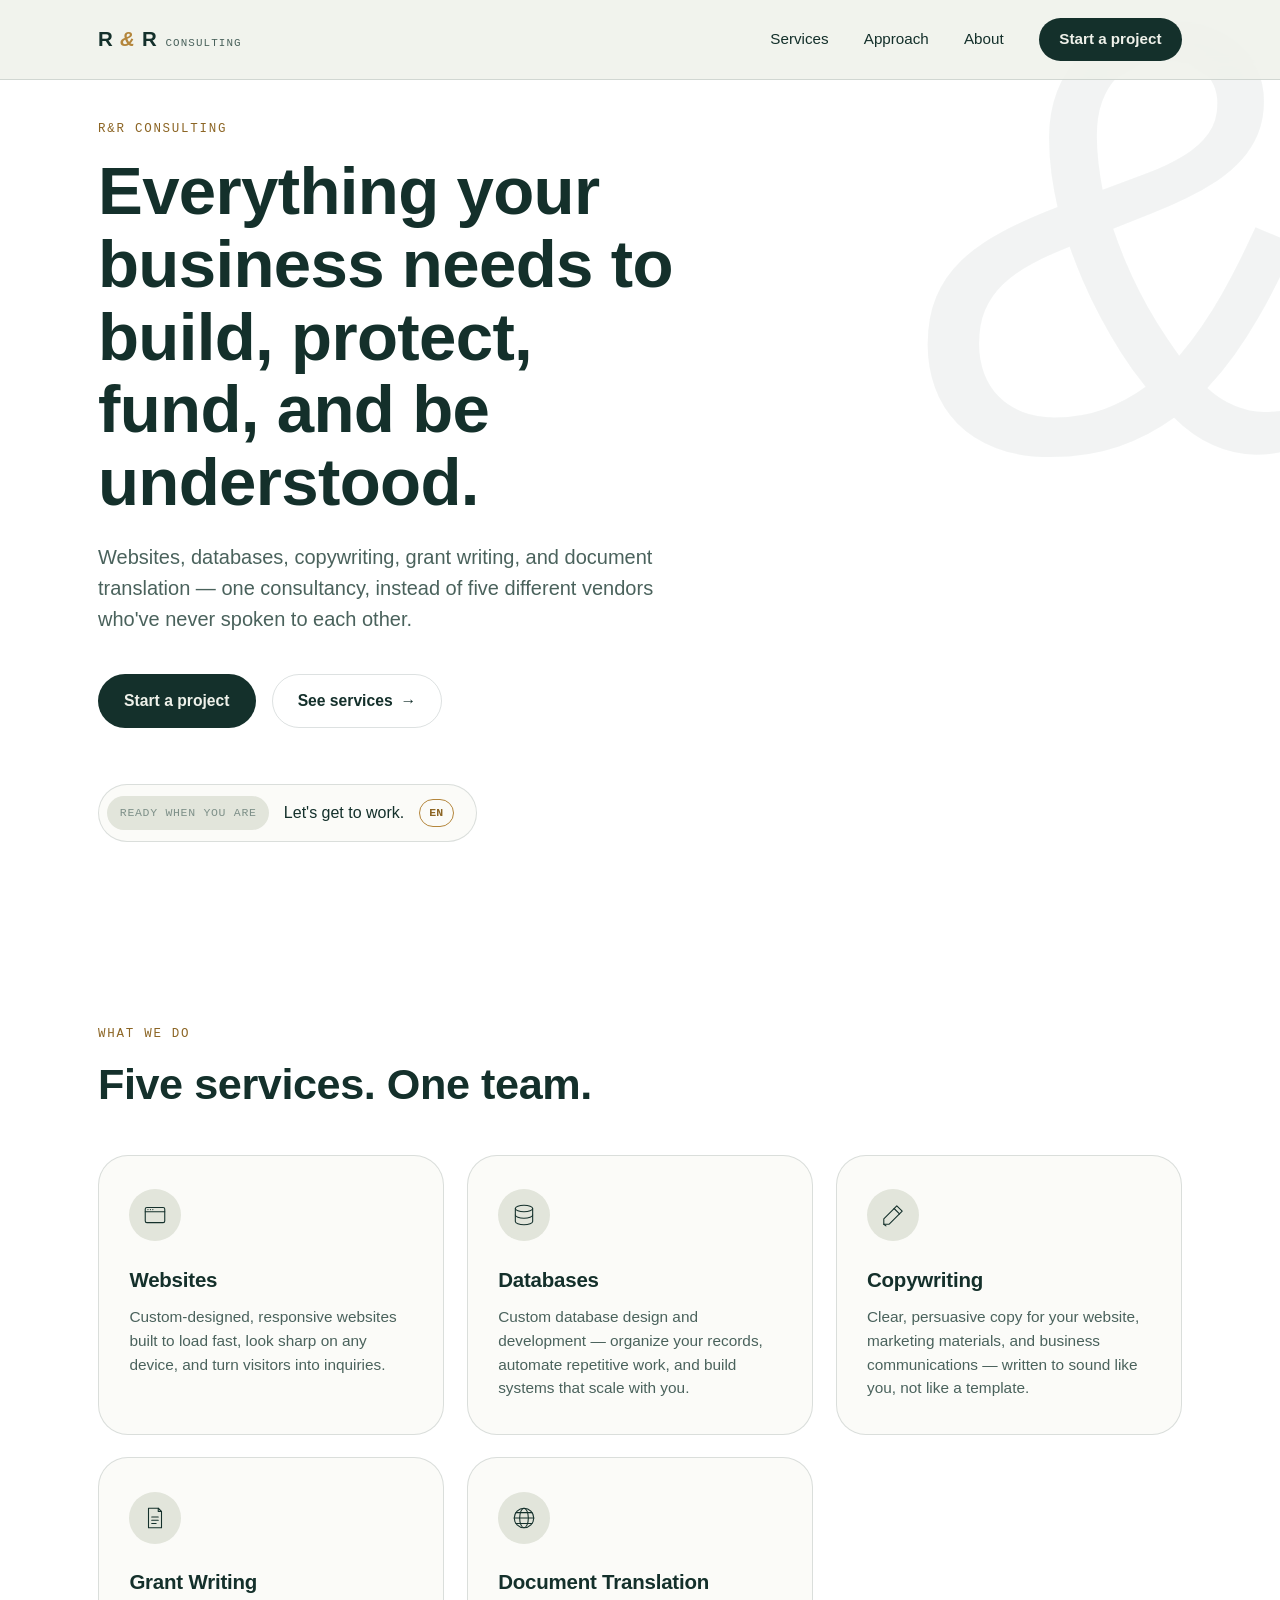
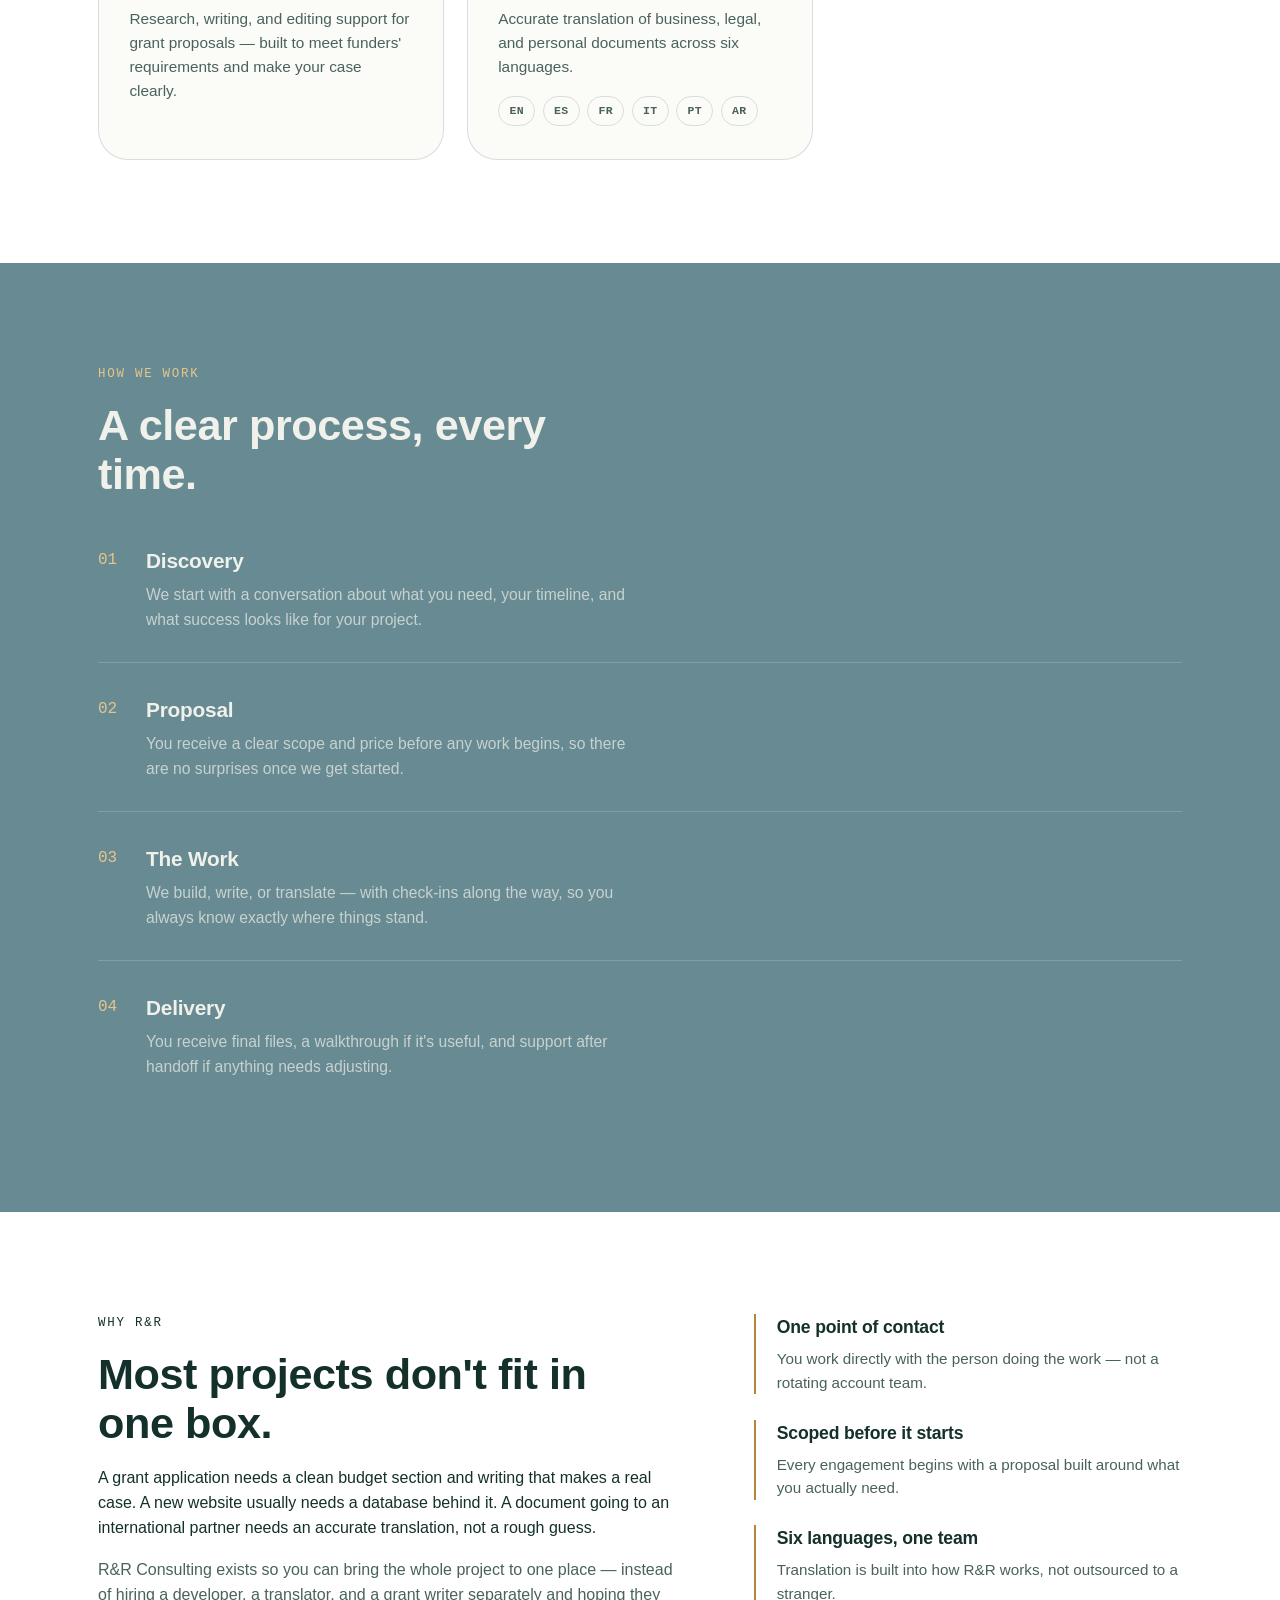
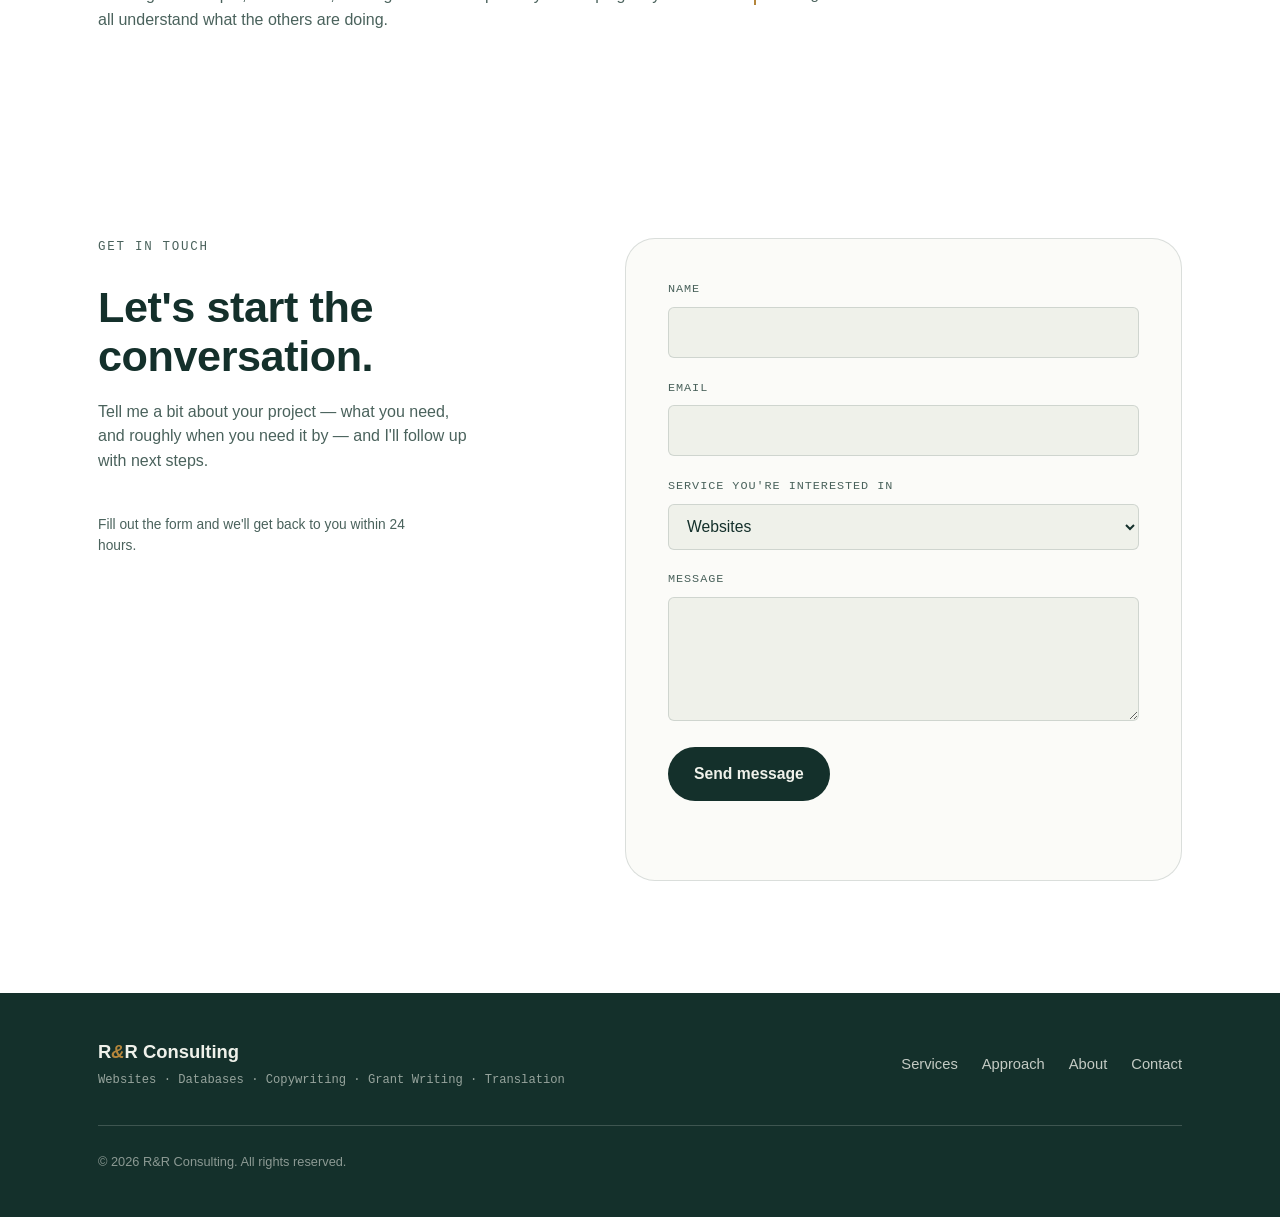
<file: rnr-consulting.html>
<!DOCTYPE html>
<html lang="en">
<head>
<meta charset="UTF-8">
<meta name="viewport" content="width=device-width, initial-scale=1.0">
<title>R&amp;R Consulting — Websites, Databases, Copywriting, Grant Writing &amp; Translation</title>
<meta name="description" content="R&amp;R Consulting builds websites and databases, writes copy and grant proposals, and translates documents across six languages — one team instead of five vendors.">

<link rel="preconnect" href="https://fonts.googleapis.com">
<link rel="preconnect" href="https://fonts.gstatic.com" crossorigin>
<link href="https://fonts.googleapis.com/css2?family=Fraunces:ital,opsz,wght@0,9..144,300..900;1,9..144,400..600&family=IBM+Plex+Mono:wght@400;500;600&family=IBM+Plex+Sans:wght@400;500;600;700&display=swap" rel="stylesheet">
<link rel='stylesheet' href='style.css' />

</head>
<body>

<a href="#main" class="skip-link">Skip to content</a>

<header class="nav" id="siteNav">
  <div class="nav__inner">
    <a href="#top" class="nav__brand">R<span class="amp">&amp;</span>R <span class="nav__brand-sub">Consulting</span></a>
    <nav class="nav__links" id="navLinks">
      <a href="#services">Services</a>
      <a href="#approach">Approach</a>
      <a href="#about">About</a>
      <a href="#contact" class="nav__cta">Start a project</a>
    </nav>
    <button class="nav__toggle" id="navToggle" aria-label="Toggle menu" aria-expanded="false" aria-controls="navLinks">
      <span></span><span></span><span></span>
    </button>
  </div>
</header>

<main id="main">

  <!-- ============ HERO ============ -->
  <section class="hero" id="top">
    <div class="hero__watermark" aria-hidden="true">&amp;</div>
    <div class="hero__inner">
      <p class="eyebrow">R&amp;R Consulting</p>
      <h1 class="hero__title">Everything your business needs to build, protect, fund, and be understood.</h1>
      <p class="hero__subhead">Websites, databases, copywriting, grant writing, and document translation — one consultancy, instead of five different vendors who've never spoken to each other.</p>
      <div class="hero__actions">
        <a href="#contact" class="btn btn--primary">Start a project</a>
        <a href="#services" class="btn btn--ghost">See services <span aria-hidden="true">→</span></a>
      </div>
      <div class="ticker" aria-live="polite">
        <span class="ticker__label">Ready when you are</span>
        <span class="ticker__phrase" id="tickerPhrase">Let's get to work.</span>
        <span class="ticker__lang" id="tickerLang">EN</span>
      </div>
    </div>
  </section>

  <!-- ============ SERVICES ============ -->
  <section class="services" id="services">
    <div class="section__inner">
      <p class="eyebrow">What we do</p>
      <h2 class="section__title">Five services. One team.</h2>

      <div class="services__grid">

        <article class="service-card reveal">
          <div class="service-card__icon">
            <svg viewBox="0 0 48 48" fill="none" stroke="currentColor" stroke-width="2" stroke-linecap="round" stroke-linejoin="round">
              <rect x="6" y="10" width="36" height="28" rx="3"/>
              <line x1="6" y1="18" x2="42" y2="18"/>
              <circle cx="11" cy="14" r="1.1" fill="currentColor" stroke="none"/>
              <circle cx="15.5" cy="14" r="1.1" fill="currentColor" stroke="none"/>
              <circle cx="20" cy="14" r="1.1" fill="currentColor" stroke="none"/>
            </svg>
          </div>
          <h3>Websites</h3>
          <p>Custom-designed, responsive websites built to load fast, look sharp on any device, and turn visitors into inquiries.</p>
        </article>

        <article class="service-card reveal">
          <div class="service-card__icon">
            <svg viewBox="0 0 48 48" fill="none" stroke="currentColor" stroke-width="2" stroke-linecap="round" stroke-linejoin="round">
              <ellipse cx="24" cy="12" rx="16" ry="6"/>
              <path d="M8 12 V24 C8 27.3 15.2 30 24 30 C32.8 30 40 27.3 40 24 V12"/>
              <path d="M8 24 V36 C8 39.3 15.2 42 24 42 C32.8 42 40 39.3 40 36 V24"/>
            </svg>
          </div>
          <h3>Databases</h3>
          <p>Custom database design and development — organize your records, automate repetitive work, and build systems that scale with you.</p>
        </article>

        <article class="service-card reveal">
          <div class="service-card__icon">
            <svg viewBox="0 0 48 48" fill="none" stroke="currentColor" stroke-width="2" stroke-linecap="round" stroke-linejoin="round">
              <path d="M31 7 L41 17 L17 41 L7 41 L7 31 Z"/>
              <path d="M26 12 L36 22"/>
              <path d="M7 41 L11 44"/>
            </svg>
          </div>
          <h3>Copywriting</h3>
          <p>Clear, persuasive copy for your website, marketing materials, and business communications — written to sound like you, not like a template.</p>
        </article>

        <article class="service-card reveal">
          <div class="service-card__icon">
            <svg viewBox="0 0 48 48" fill="none" stroke="currentColor" stroke-width="2" stroke-linecap="round" stroke-linejoin="round">
              <path d="M12 6 H30 L36 12 V42 H12 Z"/>
              <path d="M30 6 V12 H36"/>
              <line x1="18" y1="22" x2="30" y2="22"/>
              <line x1="18" y1="28" x2="30" y2="28"/>
              <line x1="18" y1="34" x2="26" y2="34"/>
            </svg>
          </div>
          <h3>Grant Writing</h3>
          <p>Research, writing, and editing support for grant proposals — built to meet funders' requirements and make your case clearly.</p>
        </article>

        <article class="service-card reveal">
          <div class="service-card__icon">
            <svg viewBox="0 0 48 48" fill="none" stroke="currentColor" stroke-width="2" stroke-linecap="round" stroke-linejoin="round">
              <circle cx="24" cy="24" r="18"/>
              <ellipse cx="24" cy="24" rx="8" ry="18"/>
              <line x1="6" y1="24" x2="42" y2="24"/>
              <path d="M9 14 H39"/>
              <path d="M9 34 H39"/>
            </svg>
          </div>
          <h3>Document Translation</h3>
          <p>Accurate translation of business, legal, and personal documents across six languages.</p>
          <div class="lang-chips">
            <span title="English">EN</span>
            <span title="Spanish">ES</span>
            <span title="French">FR</span>
            <span title="Italian">IT</span>
            <span title="Portuguese">PT</span>
            <span title="Arabic">AR</span>
          </div>
        </article>

      </div>
    </div>
  </section>

  <!-- ============ APPROACH ============ -->
  <section class="approach" id="approach">
    <div class="section__inner">
      <p class="eyebrow eyebrow--light">How we work</p>
      <h2 class="section__title section__title--light">A clear process, every time.</h2>

      <ol class="steps">
        <li class="step reveal">
          <span class="step__num">01</span>
          <div>
            <h3>Discovery</h3>
            <p>We start with a conversation about what you need, your timeline, and what success looks like for your project.</p>
          </div>
        </li>
        <li class="step reveal">
          <span class="step__num">02</span>
          <div>
            <h3>Proposal</h3>
            <p>You receive a clear scope and price before any work begins, so there are no surprises once we get started.</p>
          </div>
        </li>
        <li class="step reveal">
          <span class="step__num">03</span>
          <div>
            <h3>The Work</h3>
            <p>We build, write, or translate — with check-ins along the way, so you always know exactly where things stand.</p>
          </div>
        </li>
        <li class="step reveal">
          <span class="step__num">04</span>
          <div>
            <h3>Delivery</h3>
            <p>You receive final files, a walkthrough if it's useful, and support after handoff if anything needs adjusting.</p>
          </div>
        </li>
      </ol>
    </div>
  </section>

  <!-- ============ ABOUT ============ -->
  <section class="about" id="about">
    <div class="section__inner about__grid">
      <div class="about__text reveal">
        <p class="eyebrow">Why R&amp;R</p>
        <h2 class="section__title">Most projects don't fit in one box.</h2>
        <p>A grant application needs a clean budget section and writing that makes a real case. A new website usually needs a database behind it. A document going to an international partner needs an accurate translation, not a rough guess.</p>
        <p>R&amp;R Consulting exists so you can bring the whole project to one place — instead of hiring a developer, a translator, and a grant writer separately and hoping they all understand what the others are doing.</p>
      </div>
      <ul class="about__values">
        <li class="reveal">
          <h3>One point of contact</h3>
          <p>You work directly with the person doing the work — not a rotating account team.</p>
        </li>
        <li class="reveal">
          <h3>Scoped before it starts</h3>
          <p>Every engagement begins with a proposal built around what you actually need.</p>
        </li>
        <li class="reveal">
          <h3>Six languages, one team</h3>
          <p>Translation is built into how R&amp;R works, not outsourced to a stranger.</p>
        </li>
      </ul>
    </div>
  </section>

  <!-- ============ CONTACT ============ -->
  <section class="contact" id="contact">
    <div class="section__inner contact__grid">
      <div class="contact__info reveal">
        <p class="eyebrow">Get in touch</p>
        <h2 class="section__title">Let's start the conversation.</h2>
        <p>Tell me a bit about your project — what you need, and roughly when you need it by — and I'll follow up with next steps.</p>
        <p class="contact__note">Fill out the form and we'll get back to you within 24 hours.</p>
      </div>

      <form class="contact__form reveal" id="contactForm">
        <div class="field">
          <label for="name">Name</label>
          <input type="text" id="name" name="name" required autocomplete="name">
        </div>
        <div class="field">
          <label for="email">Email</label>
          <input type="email" id="email" name="email" required autocomplete="email">
        </div>
        <div class="field">
          <label for="service">Service you're interested in</label>
          <select id="service" name="service">
            <option>Websites</option>
            <option>Databases</option>
            <option>Copywriting</option>
            <option>Grant Writing</option>
            <option>Document Translation</option>
            <option>Something else / not sure yet</option>
          </select>
        </div>
        <div class="field">
          <label for="message">Message</label>
          <textarea id="message" name="message" rows="4" required></textarea>
        </div>
        <button type="submit" class="btn btn--primary" id="formSubmit">Send message</button>
        <p class="form__note" id="formNote" role="status"></p>
      </form>
    </div>
  </section>

</main>

<footer class="site-footer">
  <div class="section__inner footer__inner">
    <div>
      <p class="footer__brand">R<span class="amp">&amp;</span>R Consulting</p>
      <p class="footer__tagline">Websites · Databases · Copywriting · Grant Writing · Translation</p>
    </div>
    <nav class="footer__links">
      <a href="#services">Services</a>
      <a href="#approach">Approach</a>
      <a href="#about">About</a>
      <a href="#contact">Contact</a>
    </nav>
    <p class="footer__copy">© <span id="year"></span> R&amp;R Consulting. All rights reserved.</p>
  </div>
</footer>


<script src='script.js'></script>
</body>
</html>
</file>
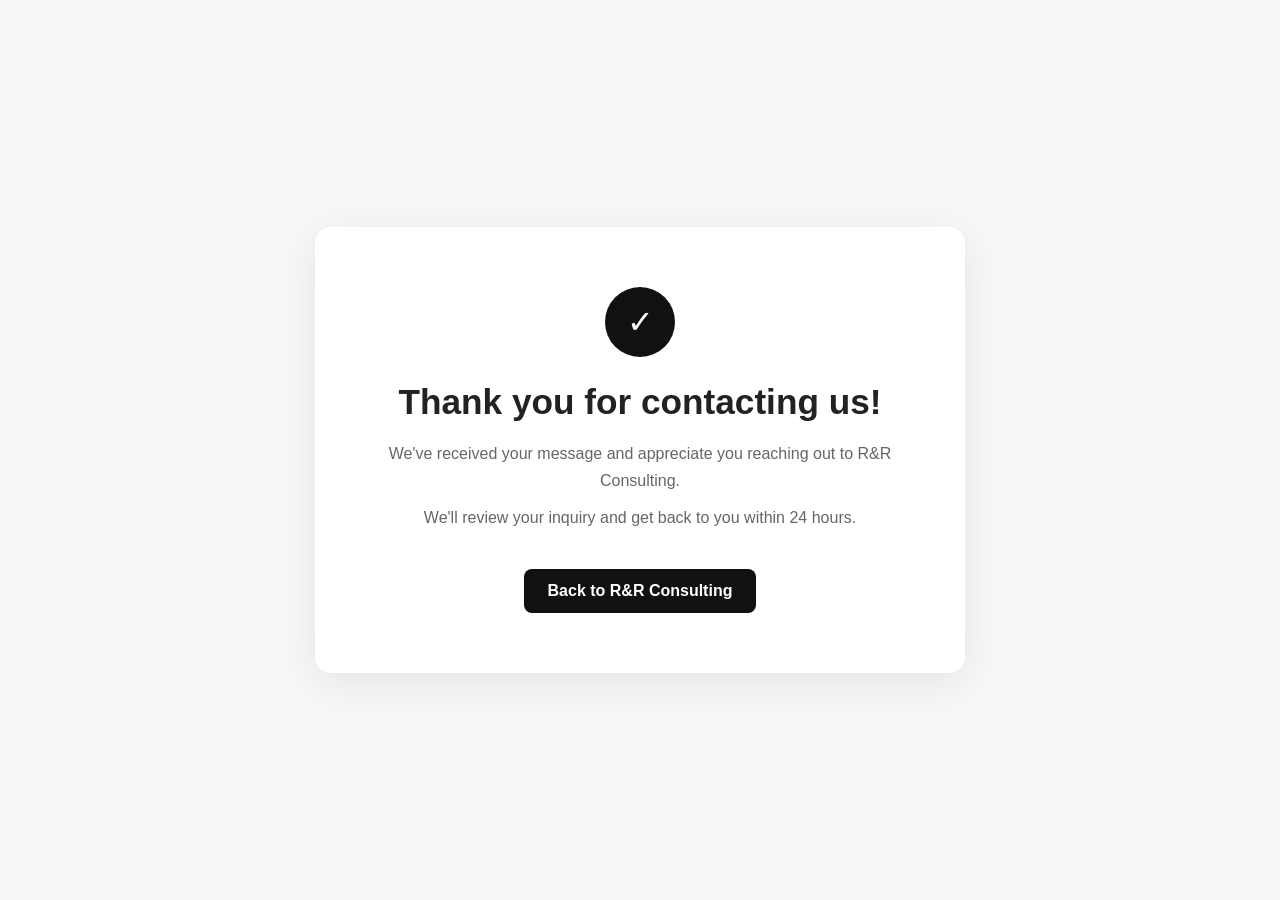
<file: thank-you.html>
<!DOCTYPE html>
<html lang="en">
<head>
  <meta charset="UTF-8">
  <meta name="viewport" content="width=device-width, initial-scale=1.0">

  <title>Thank You | R&R Consulting</title>

  <meta
    name="description"
    content="Thank you for contacting R&R Consulting."
  >

  <style>
    * {
      box-sizing: border-box;
    }

    body {
      margin: 0;
      min-height: 100vh;
      display: flex;
      align-items: center;
      justify-content: center;
      font-family: Arial, Helvetica, sans-serif;
      background: #f7f7f7;
      color: #222;
      padding: 24px;
    }

    .thank-you {
      width: 100%;
      max-width: 650px;
      text-align: center;
      background: white;
      padding: 60px 40px;
      border-radius: 16px;
      box-shadow: 0 10px 40px rgba(0, 0, 0, 0.08);
    }

    .check {
      width: 70px;
      height: 70px;
      margin: 0 auto 25px;
      border-radius: 50%;
      background: #111;
      color: white;
      display: flex;
      align-items: center;
      justify-content: center;
      font-size: 32px;
    }

    h1 {
      margin: 0 0 18px;
      font-size: 2.2rem;
    }

    p {
      line-height: 1.7;
      color: #666;
      margin: 10px 0;
    }

    .button {
      display: inline-block;
      margin-top: 28px;
      padding: 13px 24px;
      background: #111;
      color: white;
      text-decoration: none;
      border-radius: 8px;
      font-weight: 600;
    }

    .button:hover {
      opacity: 0.85;
    }
  </style>
</head>

<body>

  <main class="thank-you">

    <div class="check">✓</div>

    <h1>Thank you for contacting us!</h1>

    <p>
      We've received your message and appreciate you reaching out to
      R&R Consulting.
    </p>

    <p>
      We'll review your inquiry and get back to you within 24 hours.
    </p>

    <a href="/" class="button">
      Back to R&R Consulting
    </a>

  </main>

</body>
</html>
</file>
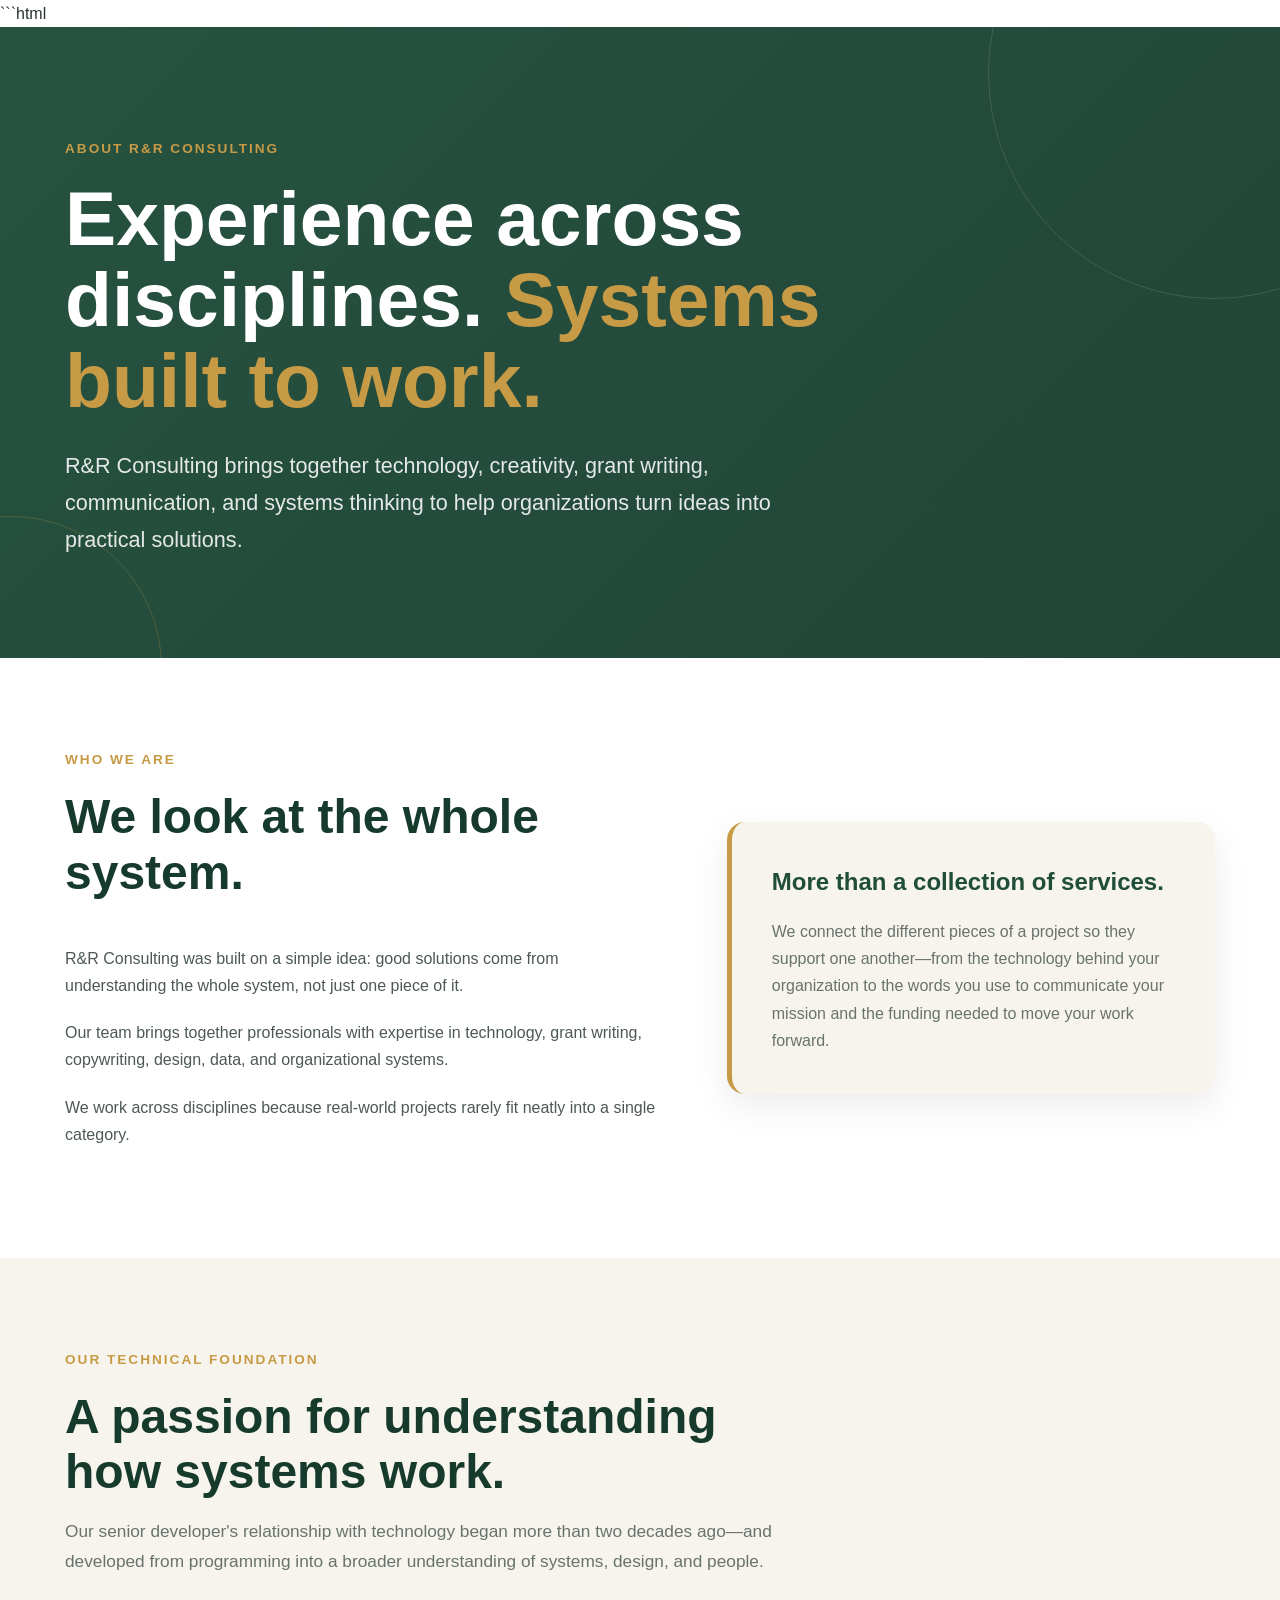
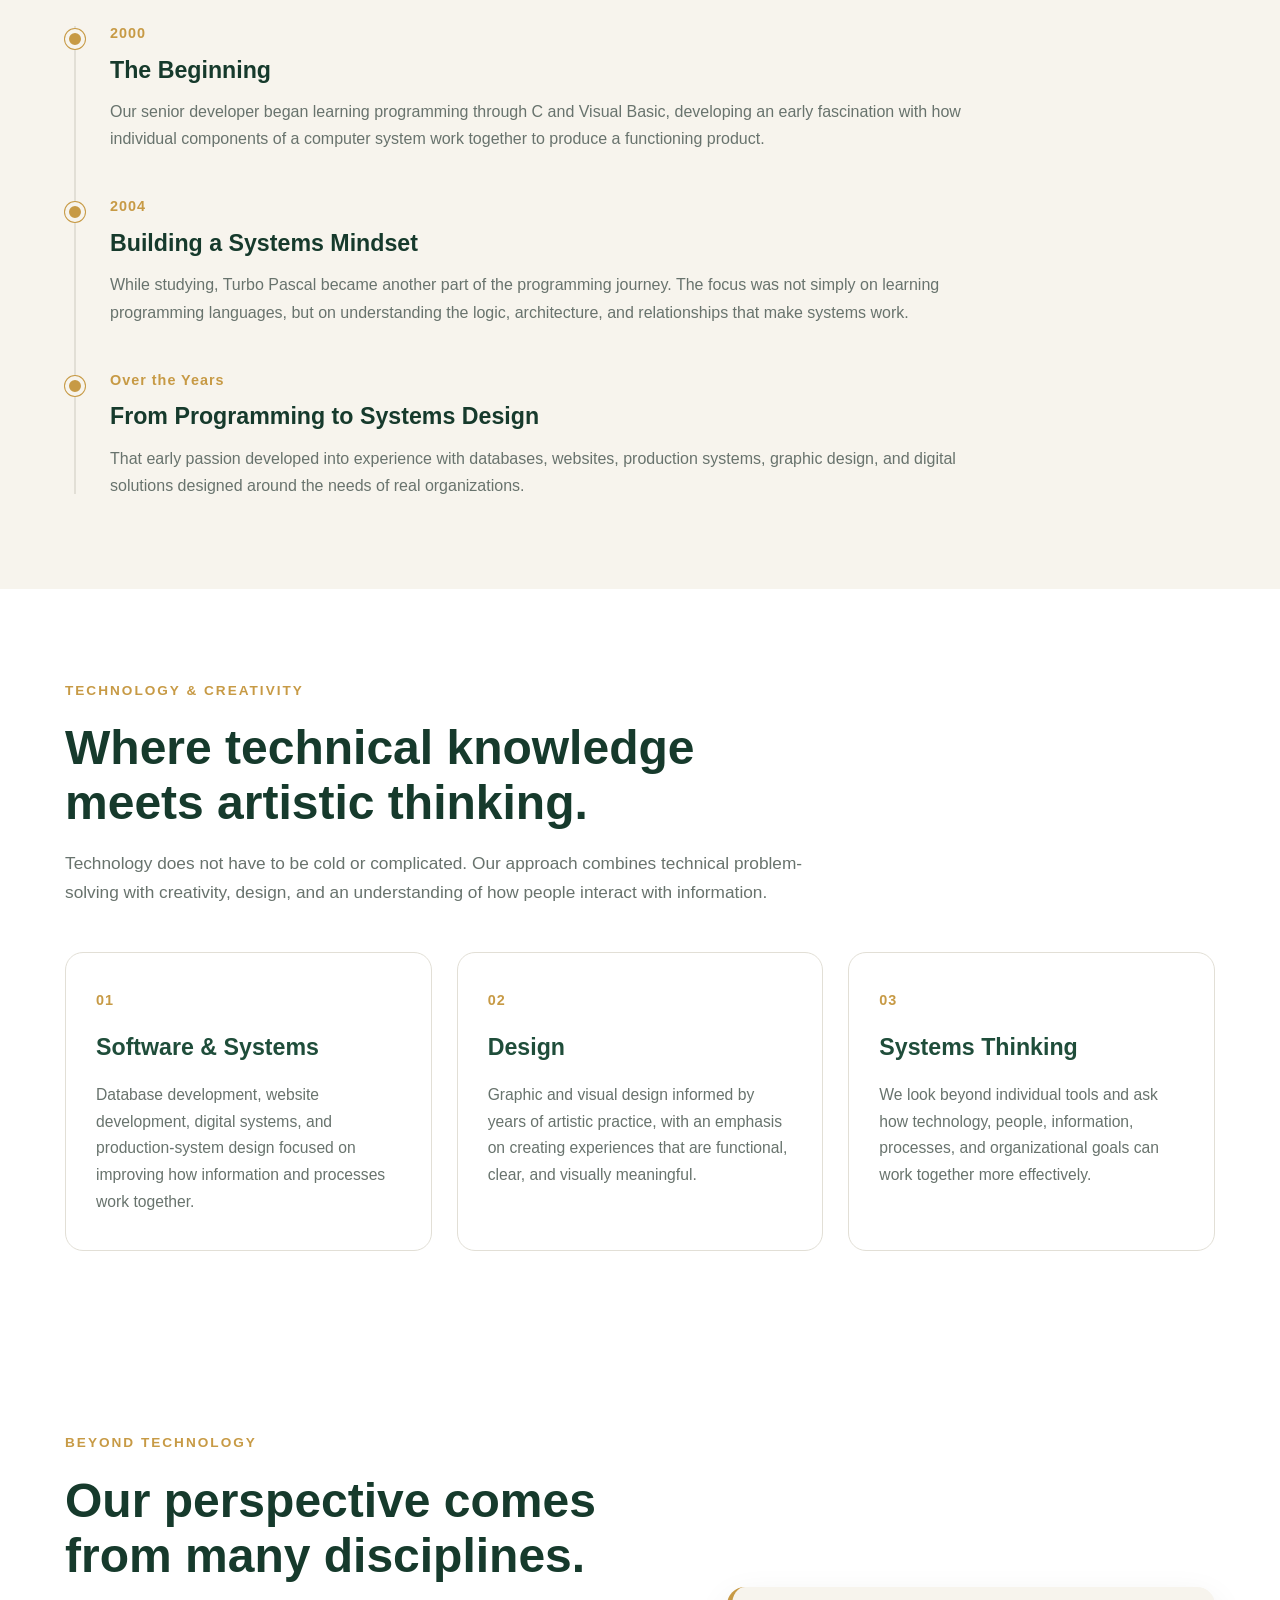
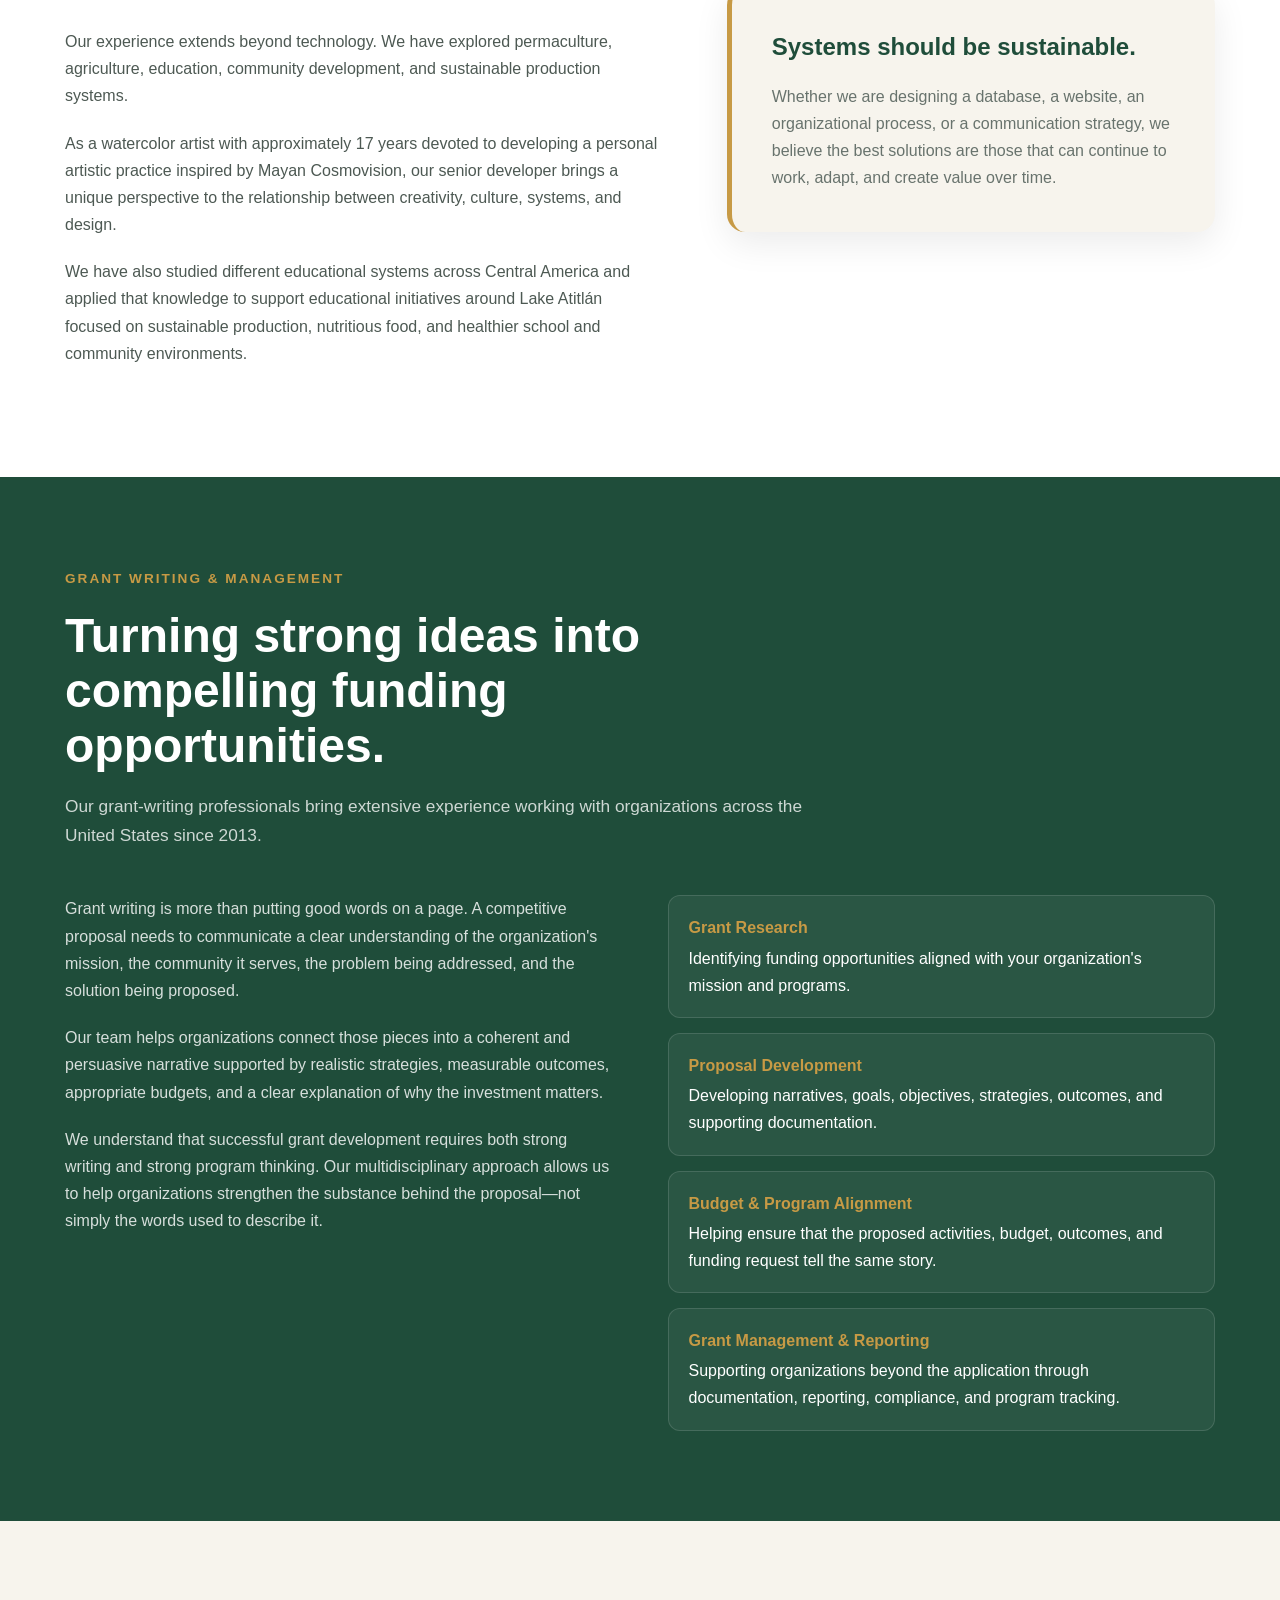
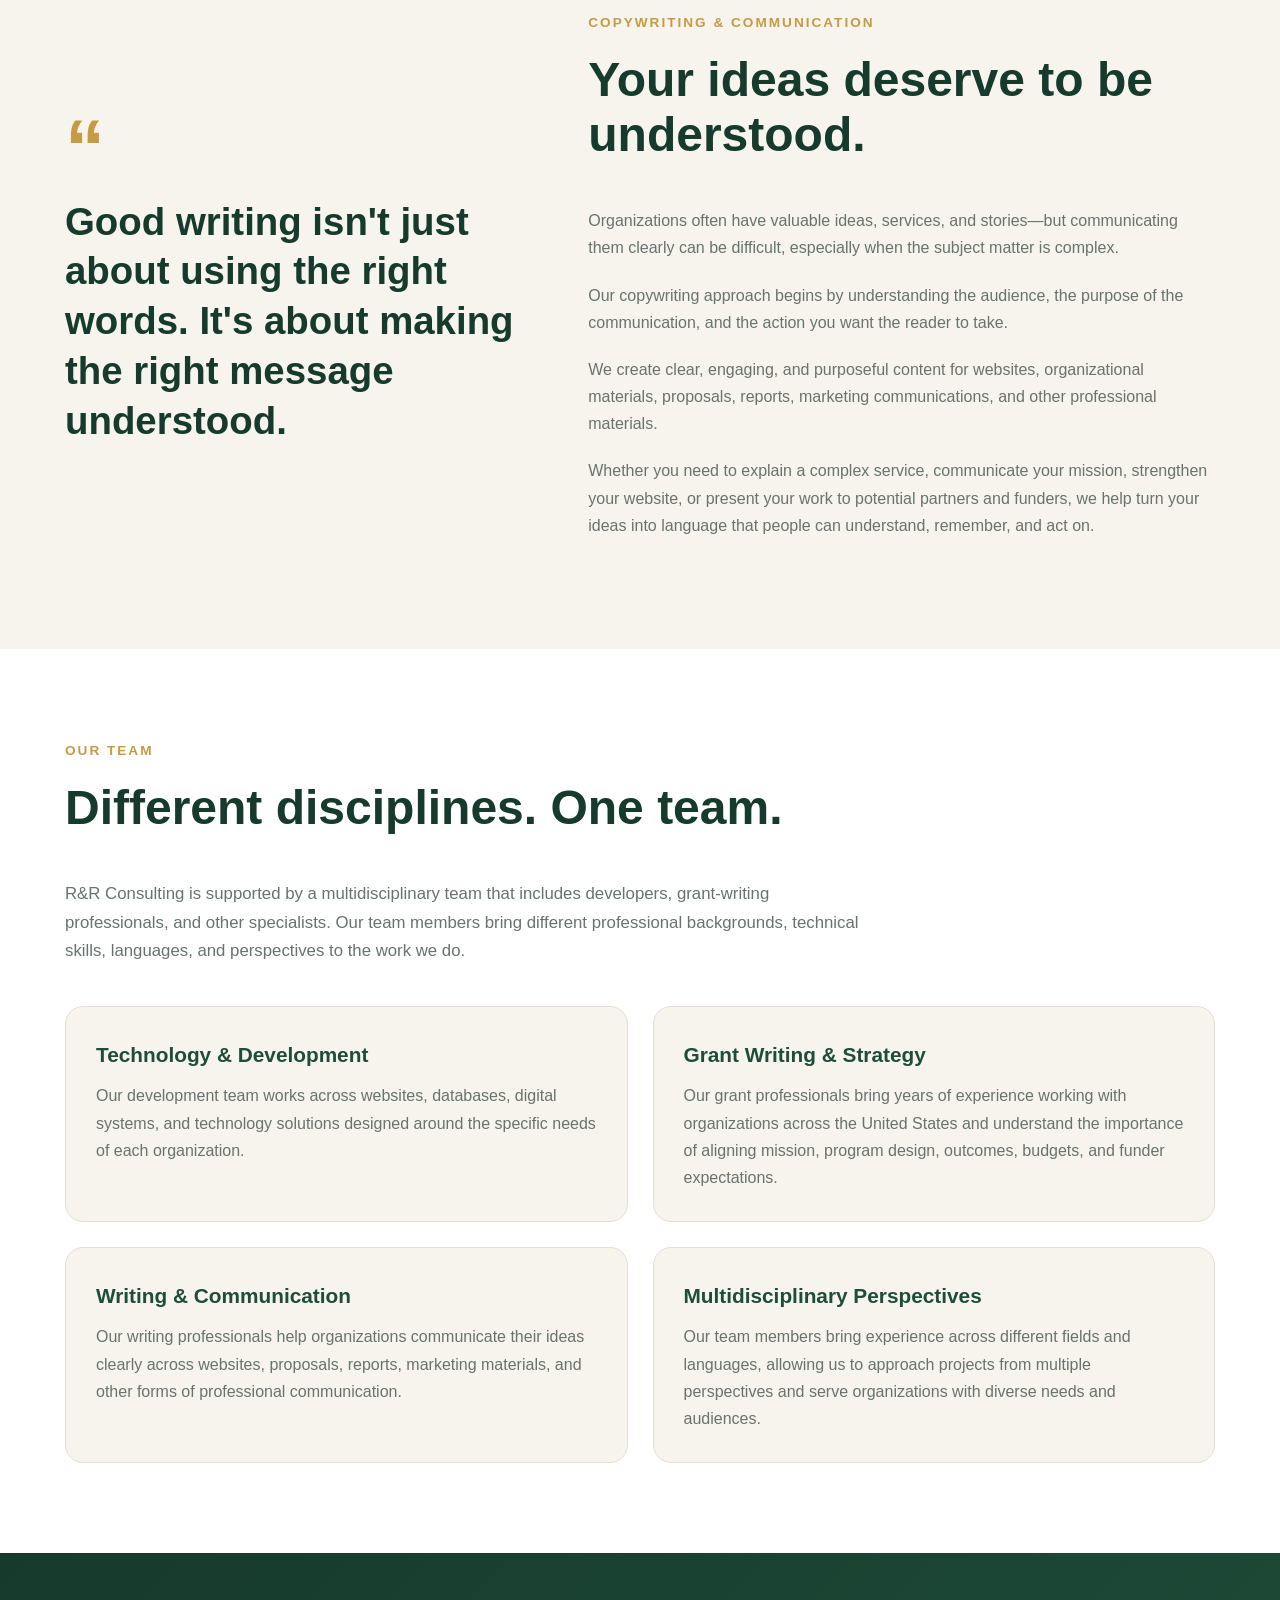
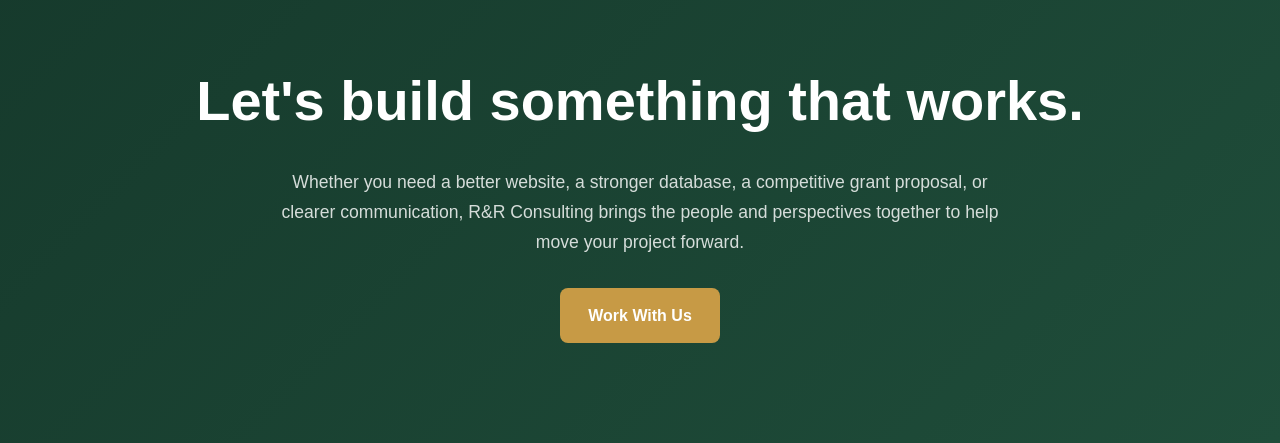
<file: version.html>
```html
<!DOCTYPE html>
<html lang="en">
<head>
  <meta charset="UTF-8">
  <meta name="viewport" content="width=device-width, initial-scale=1.0">

  <meta name="description" content="Learn about R&R Consulting, our multidisciplinary team, and our experience in technology, systems design, grant writing, copywriting, data, and creative development.">

  <title>About Us | R&R Consulting</title>

  <style>
    /* =========================================================
       R&R CONSULTING — ABOUT PAGE
       All CSS is contained in this file.
    ========================================================= */

    :root {
      --primary: #1f4d3a;
      --primary-dark: #163a2c;
      --accent: #c79a45;
      --cream: #f7f4ed;
      --light: #ffffff;
      --text: #26332d;
      --muted: #68736d;
      --border: #e2dfd6;
      --shadow: 0 12px 35px rgba(0, 0, 0, 0.08);
      --radius: 18px;
      --max-width: 1150px;
    }

    * {
      box-sizing: border-box;
      margin: 0;
      padding: 0;
    }

    html {
      scroll-behavior: smooth;
    }

    body {
      font-family: Arial, Helvetica, sans-serif;
      color: var(--text);
      background: var(--light);
      line-height: 1.7;
    }

    a {
      color: inherit;
      text-decoration: none;
    }

    img {
      max-width: 100%;
      display: block;
    }

    .container {
      width: min(92%, var(--max-width));
      margin: 0 auto;
    }

    /* =========================
       HERO
    ========================= */

    .about-hero {
      position: relative;
      overflow: hidden;
      padding: 110px 0 100px;
      background:
        linear-gradient(
          135deg,
          rgba(31, 77, 58, 0.97),
          rgba(22, 58, 44, 0.95)
        );
      color: white;
    }

    .about-hero::before {
      content: "";
      position: absolute;
      width: 450px;
      height: 450px;
      border: 1px solid rgba(255,255,255,0.12);
      border-radius: 50%;
      right: -160px;
      top: -180px;
    }

    .about-hero::after {
      content: "";
      position: absolute;
      width: 300px;
      height: 300px;
      border: 1px solid rgba(199,154,69,0.25);
      border-radius: 50%;
      left: -140px;
      bottom: -160px;
    }

    .hero-content {
      position: relative;
      z-index: 2;
      max-width: 850px;
    }

    .eyebrow {
      display: inline-block;
      margin-bottom: 18px;
      color: var(--accent);
      font-size: 0.85rem;
      font-weight: 700;
      letter-spacing: 2px;
      text-transform: uppercase;
    }

    .about-hero h1 {
      font-size: clamp(2.7rem, 6vw, 5rem);
      line-height: 1.05;
      margin-bottom: 28px;
      font-weight: 700;
    }

    .about-hero h1 span {
      color: var(--accent);
    }

    .hero-intro {
      max-width: 760px;
      font-size: clamp(1.1rem, 2vw, 1.35rem);
      color: rgba(255,255,255,0.88);
    }

    /* =========================
       SECTIONS
    ========================= */

    section {
      padding: 90px 0;
    }

    .section-heading {
      max-width: 750px;
      margin-bottom: 45px;
    }

    .section-heading h2 {
      font-size: clamp(2rem, 4vw, 3rem);
      line-height: 1.15;
      margin-bottom: 18px;
      color: var(--primary-dark);
    }

    .section-heading p {
      color: var(--muted);
      font-size: 1.08rem;
    }

    /* =========================
       INTRO
    ========================= */

    .intro {
      background: var(--light);
    }

    .intro-grid {
      display: grid;
      grid-template-columns: 1.1fr 0.9fr;
      gap: 65px;
      align-items: center;
    }

    .intro-text p {
      margin-bottom: 20px;
      color: #4d5953;
    }

    .highlight-box {
      background: var(--cream);
      padding: 40px;
      border-left: 5px solid var(--accent);
      border-radius: var(--radius);
      box-shadow: var(--shadow);
    }

    .highlight-box h3 {
      color: var(--primary);
      font-size: 1.5rem;
      margin-bottom: 15px;
    }

    .highlight-box p {
      color: var(--muted);
    }

    /* =========================
       EXPERIENCE
    ========================= */

    .experience {
      background: var(--cream);
    }

    .timeline {
      position: relative;
      max-width: 900px;
    }

    .timeline::before {
      content: "";
      position: absolute;
      left: 9px;
      top: 5px;
      bottom: 5px;
      width: 2px;
      background: var(--border);
    }

    .timeline-item {
      position: relative;
      padding-left: 45px;
      margin-bottom: 42px;
    }

    .timeline-item:last-child {
      margin-bottom: 0;
    }

    .timeline-dot {
      position: absolute;
      left: 0;
      top: 8px;
      width: 20px;
      height: 20px;
      border-radius: 50%;
      background: var(--accent);
      border: 4px solid var(--cream);
      box-shadow: 0 0 0 1px var(--accent);
    }

    .timeline-year {
      color: var(--accent);
      font-weight: 700;
      font-size: 0.9rem;
      letter-spacing: 1px;
      margin-bottom: 5px;
    }

    .timeline-item h3 {
      color: var(--primary-dark);
      font-size: 1.45rem;
      margin-bottom: 8px;
    }

    .timeline-item p {
      color: var(--muted);
    }

    /* =========================
       CARDS
    ========================= */

    .cards-section {
      background: white;
    }

    .cards-grid {
      display: grid;
      grid-template-columns: repeat(3, 1fr);
      gap: 25px;
    }

    .service-card {
      padding: 35px 30px;
      border: 1px solid var(--border);
      border-radius: var(--radius);
      background: white;
      transition:
        transform 0.3s ease,
        box-shadow 0.3s ease,
        border-color 0.3s ease;
    }

    .service-card:hover {
      transform: translateY(-7px);
      box-shadow: var(--shadow);
      border-color: rgba(199,154,69,0.5);
    }

    .card-number {
      color: var(--accent);
      font-size: 0.9rem;
      font-weight: 700;
      margin-bottom: 15px;
      letter-spacing: 1px;
    }

    .service-card h3 {
      color: var(--primary);
      font-size: 1.45rem;
      margin-bottom: 15px;
    }

    .service-card p {
      color: var(--muted);
      font-size: 0.98rem;
    }

    /* =========================
       GRANT SECTION
    ========================= */

    .grant-section {
      background: var(--primary);
      color: white;
    }

    .grant-section .section-heading h2 {
      color: white;
    }

    .grant-section .section-heading p {
      color: rgba(255,255,255,0.78);
    }

    .grant-content {
      display: grid;
      grid-template-columns: 1fr 1fr;
      gap: 55px;
    }

    .grant-content p {
      color: rgba(255,255,255,0.82);
      margin-bottom: 20px;
    }

    .grant-list {
      display: grid;
      gap: 15px;
    }

    .grant-item {
      padding: 18px 20px;
      border: 1px solid rgba(255,255,255,0.13);
      border-radius: 12px;
      background: rgba(255,255,255,0.05);
    }

    .grant-item strong {
      display: block;
      color: var(--accent);
      margin-bottom: 3px;
    }

    /* =========================
       COPYWRITING
    ========================= */

    .copywriting {
      background: var(--cream);
    }

    .copy-grid {
      display: grid;
      grid-template-columns: 0.85fr 1.15fr;
      gap: 60px;
      align-items: center;
    }

    .quote {
      font-size: clamp(1.7rem, 3vw, 2.5rem);
      line-height: 1.3;
      color: var(--primary-dark);
      font-weight: 600;
    }

    .quote-mark {
      display: block;
      color: var(--accent);
      font-size: 5rem;
      line-height: 0.6;
      margin-bottom: 25px;
    }

    .copy-text p {
      color: var(--muted);
      margin-bottom: 20px;
    }

    /* =========================
       TEAM
    ========================= */

    .team {
      background: white;
    }

    .team-intro {
      max-width: 800px;
      margin-bottom: 40px;
      color: var(--muted);
      font-size: 1.05rem;
    }

    .team-grid {
      display: grid;
      grid-template-columns: repeat(2, 1fr);
      gap: 25px;
    }

    .team-card {
      padding: 30px;
      border-radius: var(--radius);
      background: var(--cream);
      border: 1px solid var(--border);
    }

    .team-card h3 {
      color: var(--primary);
      margin-bottom: 10px;
      font-size: 1.3rem;
    }

    .team-card p {
      color: var(--muted);
    }

    /* =========================
       FINAL CTA
    ========================= */

    .final-cta {
      padding: 100px 0;
      background:
        linear-gradient(
          135deg,
          var(--primary-dark),
          var(--primary)
        );
      color: white;
      text-align: center;
    }

    .final-cta h2 {
      font-size: clamp(2.2rem, 5vw, 3.5rem);
      margin-bottom: 20px;
    }

    .final-cta p {
      max-width: 720px;
      margin: 0 auto 30px;
      color: rgba(255,255,255,0.82);
      font-size: 1.1rem;
    }

    .cta-button {
      display: inline-block;
      padding: 14px 28px;
      background: var(--accent);
      color: white;
      border-radius: 8px;
      font-weight: 700;
      transition: transform 0.25s ease, opacity 0.25s ease;
    }

    .cta-button:hover {
      transform: translateY(-2px);
      opacity: 0.9;
    }

    /* =========================
       SCROLL ANIMATION
    ========================= */

    .reveal {
      opacity: 0;
      transform: translateY(25px);
      transition:
        opacity 0.7s ease,
        transform 0.7s ease;
    }

    .reveal.visible {
      opacity: 1;
      transform: translateY(0);
    }

    /* =========================
       MOBILE
    ========================= */

    @media (max-width: 850px) {

      section {
        padding: 70px 0;
      }

      .intro-grid,
      .grant-content,
      .copy-grid {
        grid-template-columns: 1fr;
        gap: 40px;
      }

      .cards-grid {
        grid-template-columns: 1fr;
      }

      .team-grid {
        grid-template-columns: 1fr;
      }

      .about-hero {
        padding: 85px 0 75px;
      }
    }

    @media (max-width: 550px) {

      .container {
        width: min(90%, var(--max-width));
      }

      .about-hero h1 {
        font-size: 2.6rem;
      }

      .highlight-box,
      .service-card,
      .team-card {
        padding: 25px;
      }

      .timeline-item {
        padding-left: 35px;
      }
    }
  </style>
</head>

<body>

  <!-- =========================================================
       HERO
  ========================================================== -->

  <header class="about-hero">
    <div class="container">
      <div class="hero-content reveal">

        <span class="eyebrow">About R&R Consulting</span>

        <h1>
          Experience across disciplines.
          <span>Systems built to work.</span>
        </h1>

        <p class="hero-intro">
          R&R Consulting brings together technology, creativity,
          grant writing, communication, and systems thinking to help
          organizations turn ideas into practical solutions.
        </p>

      </div>
    </div>
  </header>


  <!-- =========================================================
       INTRO
  ========================================================== -->

  <section class="intro">
    <div class="container">

      <div class="intro-grid">

        <div class="intro-text reveal">

          <div class="section-heading">
            <span class="eyebrow">Who We Are</span>

            <h2>
              We look at the whole system.
            </h2>
          </div>

          <p>
            R&R Consulting was built on a simple idea:
            good solutions come from understanding the whole system,
            not just one piece of it.
          </p>

          <p>
            Our team brings together professionals with expertise in
            technology, grant writing, copywriting, design, data,
            and organizational systems.
          </p>

          <p>
            We work across disciplines because real-world projects
            rarely fit neatly into a single category.
          </p>

        </div>

        <div class="highlight-box reveal">

          <h3>More than a collection of services.</h3>

          <p>
            We connect the different pieces of a project so they
            support one another—from the technology behind your
            organization to the words you use to communicate your
            mission and the funding needed to move your work forward.
          </p>

        </div>

      </div>

    </div>
  </section>


  <!-- =========================================================
       TECHNOLOGY EXPERIENCE
  ========================================================== -->

  <section class="experience">
    <div class="container">

      <div class="section-heading reveal">

        <span class="eyebrow">Our Technical Foundation</span>

        <h2>
          A passion for understanding how systems work.
        </h2>

        <p>
          Our senior developer's relationship with technology began
          more than two decades ago—and developed from programming
          into a broader understanding of systems, design, and people.
        </p>

      </div>


      <div class="timeline">

        <div class="timeline-item reveal">

          <div class="timeline-dot"></div>

          <div class="timeline-year">2000</div>

          <h3>The Beginning</h3>

          <p>
            Our senior developer began learning programming through
            C and Visual Basic, developing an early fascination with
            how individual components of a computer system work
            together to produce a functioning product.
          </p>

        </div>


        <div class="timeline-item reveal">

          <div class="timeline-dot"></div>

          <div class="timeline-year">2004</div>

          <h3>Building a Systems Mindset</h3>

          <p>
            While studying, Turbo Pascal became another part of the
            programming journey. The focus was not simply on learning
            programming languages, but on understanding the logic,
            architecture, and relationships that make systems work.
          </p>

        </div>


        <div class="timeline-item reveal">

          <div class="timeline-dot"></div>

          <div class="timeline-year">Over the Years</div>

          <h3>From Programming to Systems Design</h3>

          <p>
            That early passion developed into experience with
            databases, websites, production systems, graphic design,
            and digital solutions designed around the needs of real
            organizations.
          </p>

        </div>

      </div>

    </div>
  </section>


  <!-- =========================================================
       TECHNOLOGY + CREATIVITY
  ========================================================== -->

  <section class="cards-section">
    <div class="container">

      <div class="section-heading reveal">

        <span class="eyebrow">Technology & Creativity</span>

        <h2>
          Where technical knowledge meets artistic thinking.
        </h2>

        <p>
          Technology does not have to be cold or complicated.
          Our approach combines technical problem-solving with
          creativity, design, and an understanding of how people
          interact with information.
        </p>

      </div>


      <div class="cards-grid">

        <article class="service-card reveal">

          <div class="card-number">01</div>

          <h3>Software & Systems</h3>

          <p>
            Database development, website development, digital
            systems, and production-system design focused on
            improving how information and processes work together.
          </p>

        </article>


        <article class="service-card reveal">

          <div class="card-number">02</div>

          <h3>Design</h3>

          <p>
            Graphic and visual design informed by years of artistic
            practice, with an emphasis on creating experiences that
            are functional, clear, and visually meaningful.
          </p>

        </article>


        <article class="service-card reveal">

          <div class="card-number">03</div>

          <h3>Systems Thinking</h3>

          <p>
            We look beyond individual tools and ask how technology,
            people, information, processes, and organizational goals
            can work together more effectively.
          </p>

        </article>

      </div>

    </div>
  </section>


  <!-- =========================================================
       SUSTAINABILITY / ART / EDUCATION
  ========================================================== -->

  <section class="intro">
    <div class="container">

      <div class="intro-grid">

        <div class="intro-text reveal">

          <div class="section-heading">

            <span class="eyebrow">
              Beyond Technology
            </span>

            <h2>
              Our perspective comes from many disciplines.
            </h2>

          </div>

          <p>
            Our experience extends beyond technology. We have explored
            permaculture, agriculture, education, community development,
            and sustainable production systems.
          </p>

          <p>
            As a watercolor artist with approximately 17 years devoted
            to developing a personal artistic practice inspired by
            Mayan Cosmovision, our senior developer brings a unique
            perspective to the relationship between creativity,
            culture, systems, and design.
          </p>

          <p>
            We have also studied different educational systems across
            Central America and applied that knowledge to support
            educational initiatives around Lake Atitlán focused on
            sustainable production, nutritious food, and healthier
            school and community environments.
          </p>

        </div>


        <div class="highlight-box reveal">

          <h3>Systems should be sustainable.</h3>

          <p>
            Whether we are designing a database, a website, an
            organizational process, or a communication strategy,
            we believe the best solutions are those that can continue
            to work, adapt, and create value over time.
          </p>

        </div>

      </div>

    </div>
  </section>


  <!-- =========================================================
       GRANT WRITING
  ========================================================== -->

  <section class="grant-section">

    <div class="container">

      <div class="section-heading reveal">

        <span class="eyebrow">Grant Writing & Management</span>

        <h2>
          Turning strong ideas into compelling funding opportunities.
        </h2>

        <p>
          Our grant-writing professionals bring extensive experience
          working with organizations across the United States since
          2013.
        </p>

      </div>


      <div class="grant-content">

        <div class="reveal">

          <p>
            Grant writing is more than putting good words on a page.
            A competitive proposal needs to communicate a clear
            understanding of the organization's mission, the community
            it serves, the problem being addressed, and the solution
            being proposed.
          </p>

          <p>
            Our team helps organizations connect those pieces into a
            coherent and persuasive narrative supported by realistic
            strategies, measurable outcomes, appropriate budgets,
            and a clear explanation of why the investment matters.
          </p>

          <p>
            We understand that successful grant development requires
            both strong writing and strong program thinking. Our
            multidisciplinary approach allows us to help organizations
            strengthen the substance behind the proposal—not simply
            the words used to describe it.
          </p>

        </div>


        <div class="grant-list reveal">

          <div class="grant-item">
            <strong>Grant Research</strong>
            Identifying funding opportunities aligned with your
            organization's mission and programs.
          </div>

          <div class="grant-item">
            <strong>Proposal Development</strong>
            Developing narratives, goals, objectives, strategies,
            outcomes, and supporting documentation.
          </div>

          <div class="grant-item">
            <strong>Budget & Program Alignment</strong>
            Helping ensure that the proposed activities, budget,
            outcomes, and funding request tell the same story.
          </div>

          <div class="grant-item">
            <strong>Grant Management & Reporting</strong>
            Supporting organizations beyond the application through
            documentation, reporting, compliance, and program tracking.
          </div>

        </div>

      </div>

    </div>

  </section>


  <!-- =========================================================
       COPYWRITING
  ========================================================== -->

  <section class="copywriting">

    <div class="container">

      <div class="copy-grid">

        <div class="quote reveal">

          <span class="quote-mark">“</span>

          Good writing isn't just about
          using the right words.
          It's about making the right
          message understood.

        </div>


        <div class="copy-text reveal">

          <div class="section-heading">

            <span class="eyebrow">
              Copywriting & Communication
            </span>

            <h2>
              Your ideas deserve to be understood.
            </h2>

          </div>

          <p>
            Organizations often have valuable ideas, services, and
            stories—but communicating them clearly can be difficult,
            especially when the subject matter is complex.
          </p>

          <p>
            Our copywriting approach begins by understanding the
            audience, the purpose of the communication, and the action
            you want the reader to take.
          </p>

          <p>
            We create clear, engaging, and purposeful content for
            websites, organizational materials, proposals, reports,
            marketing communications, and other professional materials.
          </p>

          <p>
            Whether you need to explain a complex service, communicate
            your mission, strengthen your website, or present your work
            to potential partners and funders, we help turn your ideas
            into language that people can understand, remember, and act
            on.
          </p>

        </div>

      </div>

    </div>

  </section>


  <!-- =========================================================
       TEAM
  ========================================================== -->

  <section class="team">

    <div class="container">

      <div class="section-heading reveal">

        <span class="eyebrow">Our Team</span>

        <h2>
          Different disciplines. One team.
        </h2>

      </div>

      <p class="team-intro reveal">
        R&R Consulting is supported by a multidisciplinary team that
        includes developers, grant-writing professionals, and other
        specialists. Our team members bring different professional
        backgrounds, technical skills, languages, and perspectives
        to the work we do.
      </p>


      <div class="team-grid">

        <div class="team-card reveal">

          <h3>Technology & Development</h3>

          <p>
            Our development team works across websites, databases,
            digital systems, and technology solutions designed around
            the specific needs of each organization.
          </p>

        </div>


        <div class="team-card reveal">

          <h3>Grant Writing & Strategy</h3>

          <p>
            Our grant professionals bring years of experience working
            with organizations across the United States and understand
            the importance of aligning mission, program design,
            outcomes, budgets, and funder expectations.
          </p>

        </div>


        <div class="team-card reveal">

          <h3>Writing & Communication</h3>

          <p>
            Our writing professionals help organizations communicate
            their ideas clearly across websites, proposals, reports,
            marketing materials, and other forms of professional
            communication.
          </p>

        </div>


        <div class="team-card reveal">

          <h3>Multidisciplinary Perspectives</h3>

          <p>
            Our team members bring experience across different fields
            and languages, allowing us to approach projects from
            multiple perspectives and serve organizations with
            diverse needs and audiences.
          </p>

        </div>

      </div>

    </div>

  </section>


  <!-- =========================================================
       FINAL CTA
  ========================================================== -->

  <section class="final-cta">

    <div class="container">

      <div class="reveal">

        <h2>
          Let's build something that works.
        </h2>

        <p>
          Whether you need a better website, a stronger database,
          a competitive grant proposal, or clearer communication,
          R&R Consulting brings the people and perspectives together
          to help move your project forward.
        </p>

        <!-- Change this link to your actual contact page -->
        <a href="contact.html" class="cta-button">
          Work With Us
        </a>

      </div>

    </div>

  </section>


  <!-- =========================================================
       JAVASCRIPT
       All JS is contained in this file.
  ========================================================== -->

  <script>

    /*
     * Simple scroll-reveal animation.
     * Elements become visible as the visitor scrolls down the page.
     */

    const revealElements = document.querySelectorAll(".reveal");

    const revealObserver = new IntersectionObserver(
      (entries, observer) => {

        entries.forEach(entry => {

          if (entry.isIntersecting) {

            entry.target.classList.add("visible");

            observer.unobserve(entry.target);

          }

        });

      },
      {
        threshold: 0.12
      }
    );


    revealElements.forEach(element => {
      revealObserver.observe(element);
    });


    /*
     * Accessibility:
     * Respect visitors who prefer reduced motion.
     */

    if (
      window.matchMedia &&
      window.matchMedia("(prefers-reduced-motion: reduce)").matches
    ) {

      document.documentElement.style.scrollBehavior = "auto";

      revealElements.forEach(element => {
        element.classList.add("visible");
      });

    }

  </script>

</body>
</html>
</file>
<file: style.css>
/* ============================================================
     TOKENS
     ============================================================ */
  :root{
    --paper:#EFF1EA;
    --paper-dim:#E2E5DB;
    --white:#FBFBF8;
    --ink:#14302B;
    --ink2:#688a92;
    --ink-soft:#4A625C;
    --ink-faint:#7E9089;
    --brass:#B4863C;
    --brass-deep:#8C6524;
    --brass-light:#E4C68C;
    --border:rgba(20,48,43,0.14);
    --border-light:rgba(251,251,248,0.18);
    --shadow:0 24px 48px -28px rgba(20,48,43,0.35);
    --radius-sm:6px;
    --radius-md:16px;
    --radius-lg:30px;
   --font-display:'Inter', -apple-system, BlinkMacSystemFont, 'Segoe UI', sans-serif;
--font-body:'Inter', -apple-system, BlinkMacSystemFont, sans-serif;
--font-mono: ui-monospace, 'SF Mono', 'Cascadia Mono', 'Segoe UI Mono', monospace;
    --ease:cubic-bezier(.22,.61,.36,1);
    --container:1180px;
  }

  /* ============================================================
     RESET & BASE
     ============================================================ */
  *,*::before,*::after{box-sizing:border-box;margin:0;padding:0;}
  html{scroll-behavior:smooth;overflow-x:hidden;}
  body{
    font-family:var(--font-body);
    color:var(--ink);
    background:var(--);
    line-height:1.55;
    -webkit-font-smoothing:antialiased;
    overflow-x:hidden;
  }
  img,svg{display:block;max-width:100%;}
  a{color:inherit;text-decoration:none;}
  ul,ol{list-style:none;}
  button,input,select,textarea{font:inherit;color:inherit;}
  h1,h2,h3{font-family:var(--font-display);font-weight:600;letter-spacing:-0.01em;}

  .skip-link{
    position:absolute;left:-999px;top:auto;
    background:var(--ink);color:var(--paper);padding:.8em 1.2em;z-index:200;border-radius:var(--radius-sm);
  }
  .skip-link:focus{left:1rem;top:1rem;}

  :focus-visible{outline:2.5px solid var(--brass);outline-offset:3px;}

  .section__inner{
    max-width:var(--container);
    margin:0 auto;
    padding:0 clamp(1.25rem, 4vw, 3rem);
  }

  .eyebrow{
    font-family:var(--font-mono);
    font-size:.78rem;
    letter-spacing:.14em;
    text-transform:uppercase;
    color:var(--brass-deep);
    margin-bottom:1rem;
    font-weight:500;
  }
  .eyebrow--light{color:var(--brass-light);}

  .section__title{
    font-size:clamp(1.9rem, 3.4vw, 2.7rem);
    line-height:1.15;
    margin-bottom:1.1rem;
    max-width:22ch;
  }
  .section__title--light{color:var(--paper);}

  .amp{color:var(--brass);font-style:italic;}

  /* ============================================================
     BUTTONS
     ============================================================ */
  .btn{
    display:inline-flex;
    align-items:center;
    gap:.5em;
    font-family:var(--font-body);
    font-weight:600;
    font-size:.98rem;
    padding:.9em 1.6em;
    border-radius:100px;
    border:1.5px solid transparent;
    cursor:pointer;
    transition:transform .35s var(--ease), background .35s var(--ease), color .35s var(--ease), border-color .35s var(--ease);
  }
  .btn--primary{
    background:var(--ink);
    color:var(--paper);
  }
  .btn--primary:hover{
    background:var(--brass-deep);
    color:var(--white);
    transform:translateY(-2px);
  }
  .btn--ghost{
    background:transparent;
    color:var(--ink);
    border-color:var(--border);
  }
  .btn--ghost:hover{
    border-color:var(--ink);
    transform:translateY(-2px);
  }
  .btn--ghost span{transition:transform .35s var(--ease);display:inline-block;}
  .btn--ghost:hover span{transform:translateX(4px);}

  /* ============================================================
     NAV
     ============================================================ */
  .nav{
    position:fixed;
    top:0;
    left: 0;
    right: 0;
    width: 100%;
    z-index:100;
    background:rgba(239,241,234,0.86);
    backdrop-filter:blur(10px);
    border-bottom:1px solid var(--border);
  }
  .nav__inner{
    max-width:var(--container);
    margin:0 auto;
    padding:1.1rem clamp(1.25rem, 4vw, 3rem);
    display:flex;
    align-items:center;
    justify-content:space-between;
  }
  .nav__brand{
    font-family:var(--font-display);
    font-size:1.28rem;
    font-weight:700;
    display:flex;
    align-items:baseline;
    gap:.35em;
    white-space:nowrap;
  }
  .nav__brand-sub{
    font-family:var(--font-mono);
    font-size:.68rem;
    font-weight:500;
    letter-spacing:.1em;
    text-transform:uppercase;
    color:var(--ink-soft);
    margin-left:.15em;
  }
  .nav__links{
    display:flex;
    align-items:center;
    gap:2.2rem;
    font-size:.95rem;
    font-weight:500;
  }
  .nav__links a:not(.nav__cta){
    position:relative;
    padding:.2rem 0;
  }
  .nav__links a:not(.nav__cta)::after{
    content:"";
    position:absolute;
    left:0;bottom:-2px;
    width:0;height:1.5px;
    background:var(--brass);
    transition:width .3s var(--ease);
  }
  .nav__links a:not(.nav__cta):hover::after{width:100%;}
  .nav__cta{
    background:var(--ink);
    color:var(--paper);
    padding:.65em 1.35em;
    border-radius:100px;
    font-weight:600;
    transition:background .3s var(--ease), transform .3s var(--ease);
  }
  .nav__cta:hover{background:var(--brass-deep);transform:translateY(-1px);}

  .nav__toggle{
    display:none;
    flex-direction:column;
    justify-content:center;
    gap:5px;
    width:34px;height:34px;
    background:none;border:none;cursor:pointer;
  }
  .nav__toggle span{
    display:block;height:2px;width:100%;
    background:var(--ink);
    transition:transform .3s var(--ease), opacity .3s var(--ease);
  }
  .nav.is-open .nav__toggle span:nth-child(1){transform:translateY(7px) rotate(45deg);}
  .nav.is-open .nav__toggle span:nth-child(2){opacity:0;}
  .nav.is-open .nav__toggle span:nth-child(3){transform:translateY(-7px) rotate(-45deg);}

  /* ============================================================
     HERO
     ============================================================ */
  .hero{
    position:relative;
    padding:clamp(4rem,10vw,7.5rem) 0 clamp(3rem,7vw,5rem);
    overflow:hidden;
  }
  .hero__watermark{
    position:absolute;
    top:-8%;
    right:-4%;
    font-family:var(--font-display);
    font-style:italic;
    font-size:min(52vw, 620px);
    line-height:1;
    color:var(--ink);
    opacity:.05;
    pointer-events:none;
    user-select:none;
    z-index:0;
  }
  .hero__inner{
    position:relative;
    z-index:1;
    max-width:var(--container);
    margin:0 auto;
    padding:0 clamp(1.25rem, 4vw, 3rem);
  }
  .hero__title{
    font-size:clamp(2.3rem, 5.6vw, 4.2rem);
    line-height:1.08;
    max-width:16ch;
    margin-bottom:1.5rem;
  }
  .hero__subhead{
    font-size:clamp(1.05rem, 1.6vw, 1.25rem);
    color:var(--ink-soft);
    max-width:52ch;
    margin-bottom:2.4rem;
  }
  .hero__actions{
    display:flex;
    flex-wrap:wrap;
    gap:1rem;
    margin-bottom:3.5rem;
  }

  .ticker{
    display:inline-flex;
    align-items:center;
    gap:.9rem;
    background:var(--white);
    border:1px solid var(--border);
    border-radius:100px;
    padding:.7rem 1.4rem .7rem .5rem;
    max-width:100%;
  }
  .ticker__label{
    font-family:var(--font-mono);
    font-size:.72rem;
    letter-spacing:.06em;
    text-transform:uppercase;
    color:var(--ink-faint);
    background:var(--paper-dim);
    padding:.5rem .8rem;
    border-radius:100px;
    white-space:nowrap;
  }
  .ticker__phrase{
    font-size:1rem;
    font-weight:500;
    min-width:1px;
    transition:opacity .3s var(--ease);
  }
  .ticker__lang{
    font-family:var(--font-mono);
    font-size:.72rem;
    font-weight:600;
    color:var(--brass-deep);
    border:1px solid var(--brass);
    border-radius:100px;
    padding:.25rem .6rem;
    transition:opacity .3s var(--ease);
  }

  /* ============================================================
     REVEAL ANIMATION
     ============================================================ */
  .reveal{opacity:1;transform:none;}
  .reveal.reveal-init{opacity:0;transform:translateY(26px);}
  .reveal.reveal-init.is-visible{
    opacity:1;transform:none;
    transition:opacity .7s var(--ease), transform .7s var(--ease);
  }

  /* ============================================================
     SERVICES
     ============================================================ */
  .services{padding:clamp(4rem,8vw,6.5rem) 0;}
  .services__grid{
    display:grid;
    grid-template-columns:repeat(auto-fit, minmax(260px, 1fr));
    gap:1.4rem;
    margin-top:2.8rem;
  }
  .service-card{
    background:var(--white);
    border:1px solid var(--border);
    border-radius:var(--radius-lg);
    padding:2.1rem 1.9rem;
    transition:border-color .35s var(--ease), transform .35s var(--ease), box-shadow .35s var(--ease);
  }
  .service-card:hover{
    border-color:var(--brass);
    transform:translateY(-5px);
    box-shadow:var(--shadow);
  }
  .service-card__icon{
    width:52px;height:52px;
    border-radius:50%;
    background:var(--paper-dim);
    display:flex;align-items:center;justify-content:center;
    margin-bottom:1.4rem;
    transition:background .35s var(--ease);
  }
  .service-card__icon svg{width:26px;height:26px;color:var(--ink);transition:color .35s var(--ease);}
  .service-card:hover .service-card__icon{background:var(--ink);}
  .service-card:hover .service-card__icon svg{color:var(--brass-light);}
  .service-card h3{font-size:1.28rem;margin-bottom:.6rem;}
  .service-card p{color:var(--ink-soft);font-size:.96rem;}
  .service-card--wide{grid-column:span 1;}

  .lang-chips{
    display:flex;flex-wrap:wrap;gap:.45rem;
    margin-top:1.1rem;
  }
  .lang-chips span{
    font-family:var(--font-mono);
    font-size:.72rem;
    font-weight:600;
    letter-spacing:.03em;
    border:1px solid var(--border);
    border-radius:100px;
    padding:.3rem .65rem;
    color:var(--ink-soft);
  }

  /* ============================================================
     APPROACH (dark band)
     ============================================================ */
  .approach{
    background:var(--ink2);
    color:var(--paper);
    padding:clamp(4rem,8vw,6.5rem) 0;
    position:relative;
  }
  .steps{
    margin-top:2.8rem;
    display:grid;
    gap:0;
  }
  .step{
    display:grid;
    grid-template-columns:min-content 1fr;
    gap:1.8rem;
    align-items:start;
    padding:1.9rem 0;
    border-bottom:1px solid var(--border-light);
  }
  .step:first-child{padding-top:0;}
  .step:last-child{border-bottom:none;}
  .step__num{
    font-family:var(--font-mono);
    font-size:1rem;
    color:var(--brass-light);
    padding-top:.2rem;
  }
  .step h3{font-size:1.3rem;color:var(--paper);margin-bottom:.4rem;}
  .step p{color:rgba(239,241,234,0.7);max-width:56ch;font-size:.98rem;}

  /* ============================================================
     ABOUT
     ============================================================ */
  .about{padding:clamp(4rem,8vw,6.5rem) 0;}
  .about__grid{
    display:grid;
    grid-template-columns:1.15fr .85fr;
    gap:clamp(2.5rem,6vw,5rem);
    align-items:start;
  }
  .about__text p + p{margin-top:1.1rem;color:var(--ink-soft);}
  .about__text > p:first-of-type{color:var(--ink);}
  .about__values{
    display:flex;
    flex-direction:column;
    gap:1.6rem;
  }
  .about__values li{
    border-left:2px solid var(--brass);
    padding-left:1.3rem;
  }
  .about__values h3{font-size:1.1rem;margin-bottom:.35rem;}
  .about__values p{color:var(--ink-soft);font-size:.95rem;}

  /* ============================================================
     CONTACT
     ============================================================ */
  .contact{padding:clamp(4rem,8vw,6.5rem) 0 clamp(5rem,9vw,7rem);}
  .contact__grid{
    display:grid;
    grid-template-columns:.9fr 1.1fr;
    gap:clamp(2.5rem,6vw,4.5rem);
  }
  .contact__info p{color:var(--ink-soft);margin-bottom:1.6rem;max-width:42ch;}
  .contact__email{
    font-family:var(--font-mono);
    font-size:1.05rem;
    font-weight:600;
    color:var(--ink);
    border-bottom:1.5px solid var(--brass);
    padding-bottom:.15rem;
  }
  .contact__note{
    margin-top:2.5rem;
    font-size:.86rem;
    color:var(--ink-faint);
    max-width:38ch;
  }
  .contact__form{
    background:var(--white);
    border:1px solid var(--border);
    border-radius:var(--radius-lg);
    padding:clamp(1.8rem,4vw,2.6rem);
    display:flex;
    flex-direction:column;
    gap:1.3rem;
  }
  .field{display:flex;flex-direction:column;gap:.5rem;}
  .field label{
    font-family:var(--font-mono);
    font-size:.74rem;
    text-transform:uppercase;
    letter-spacing:.08em;
    color:var(--ink-soft);
  }
  .field input,.field select,.field textarea{
    border:1.5px solid var(--border);
    border-radius:var(--radius-sm);
    padding:.8em .9em;
    background:var(--paper);
    font-size:.98rem;
    transition:border-color .25s var(--ease);
    resize:vertical;
  }
  .field input:focus,.field select:focus,.field textarea:focus{
    border-color:var(--brass);
    outline:none;
  }
  .contact__form .btn{align-self:flex-start;margin-top:.3rem;}
  .form__note{
    font-size:.88rem;
    color:var(--brass-deep);
    min-height:1.2em;
  }

  /* ============================================================
     FOOTER
     ============================================================ */
  .site-footer{
    background:var(--ink);
    color:var(--paper);
    padding:2.8rem 0;
  }
  .footer__inner{
    display:flex;
    flex-wrap:wrap;
    gap:1.6rem;
    align-items:center;
    justify-content:space-between;
  }
  .footer__brand{
    font-family:var(--font-display);
    font-size:1.15rem;
    font-weight:700;
  }
  .footer__tagline{
    font-family:var(--font-mono);
    font-size:.76rem;
    color:rgba(239,241,234,0.6);
    margin-top:.3rem;
  }
  .footer__links{display:flex;gap:1.5rem;font-size:.92rem;}
  .footer__links a{opacity:.8;transition:opacity .25s var(--ease);}
  .footer__links a:hover{opacity:1;color:var(--brass-light);}
  .footer__copy{
    font-size:.8rem;
    color:rgba(239,241,234,0.55);
    width:100%;
    border-top:1px solid var(--border-light);
    padding-top:1.6rem;
    margin-top:.6rem;
  }

  /* ============================================================
     RESPONSIVE
     ============================================================ */
  @media (max-width:900px){
    .nav__links{
      position:fixed;
      inset:0 0 auto auto;
      top:0;
      right:0;
      height:100vh;
      width:min(78vw,320px);
      background:var(--paper);
      flex-direction:column;
      align-items:flex-start;
      justify-content:center;
      gap:2rem;
      padding:2rem;
      transform:translateX(100%);
      transition:transform .4s var(--ease);
      box-shadow:-20px 0 40px rgba(20,48,43,0.15);
    }
    .nav.is-open .nav__links{transform:translateX(0);}
    .nav__toggle{display:flex;}
    .nav__cta{width:100%;justify-content:center;}

    .about__grid,.contact__grid{grid-template-columns:1fr;}
    .step{grid-template-columns:min-content 1fr;}
  }

  @media (max-width:620px){
    .services__grid{grid-template-columns:1fr;}
    .hero__watermark{font-size:min(70vw,420px);top:-4%;}
  }

  @media (prefers-reduced-motion: reduce){
    html{scroll-behavior:auto;}
    *{animation-duration:.001ms !important;transition-duration:.001ms !important;}
  }
</file>
